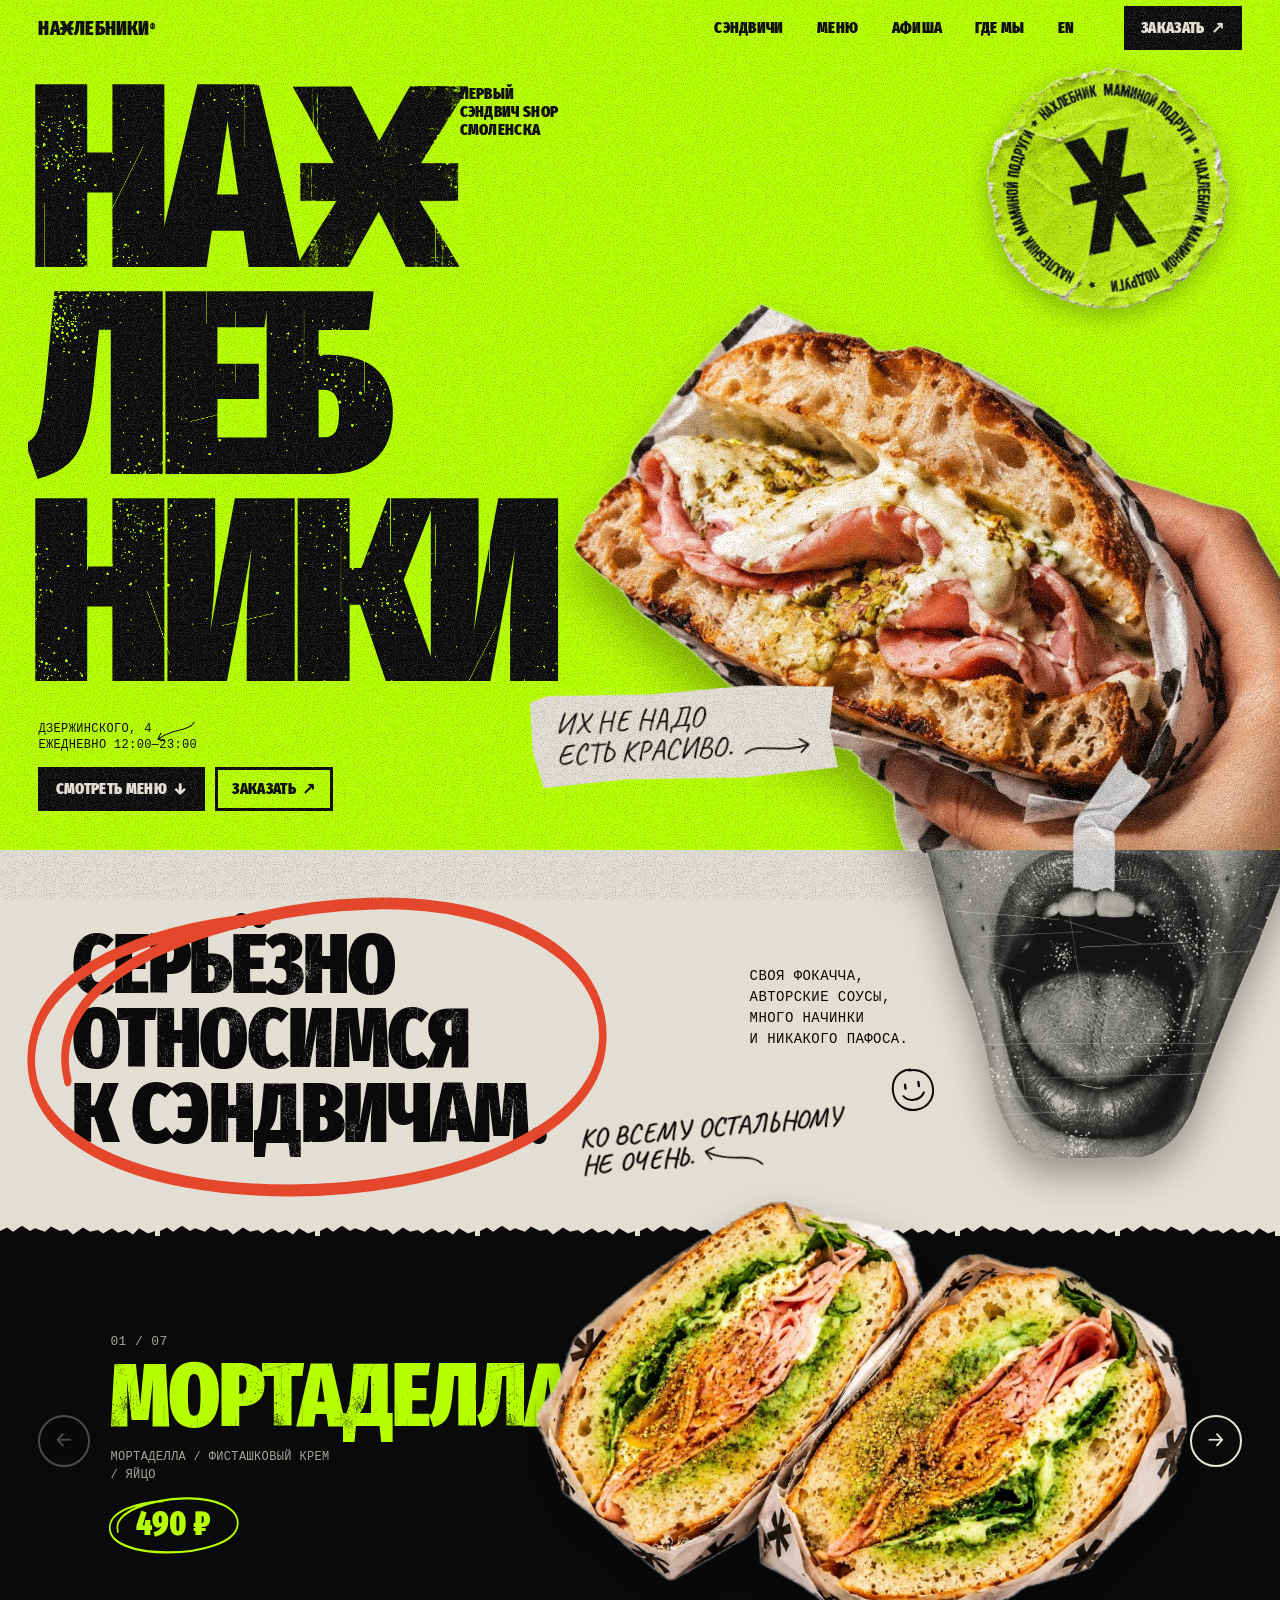
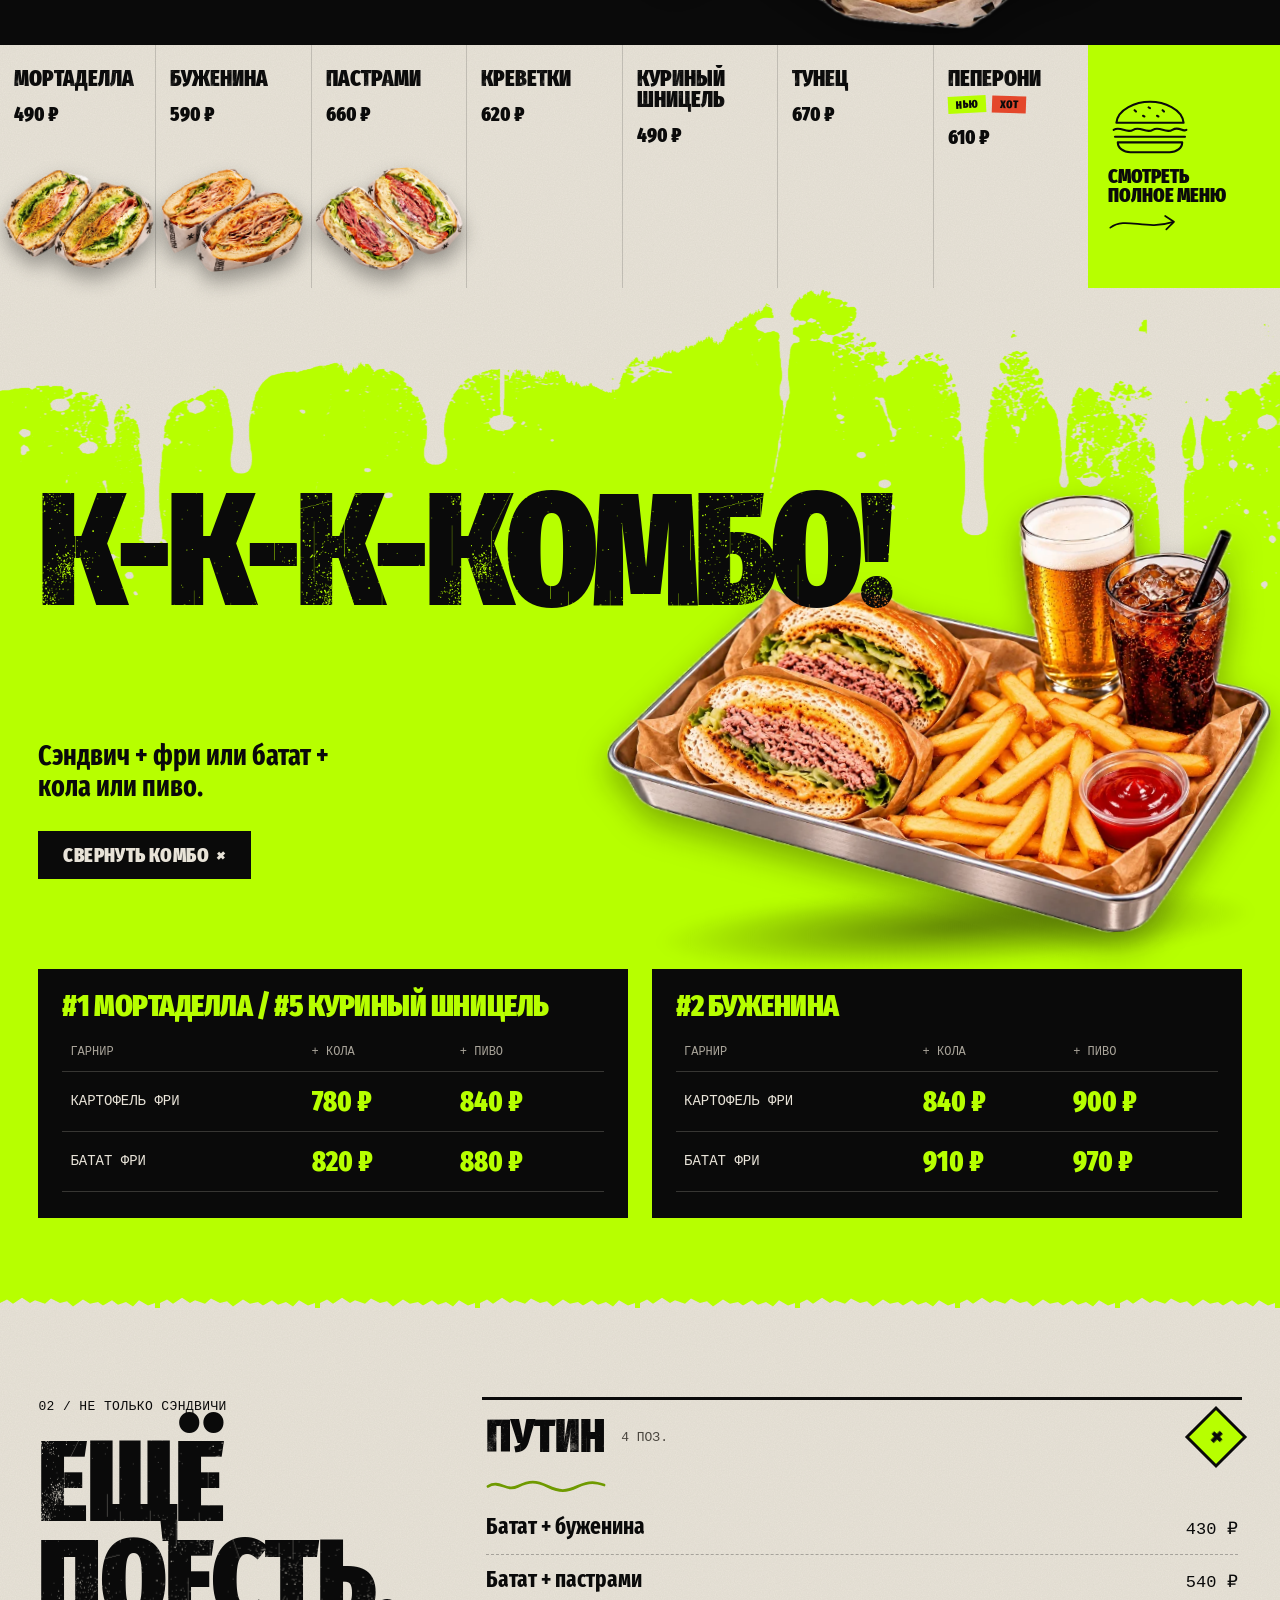
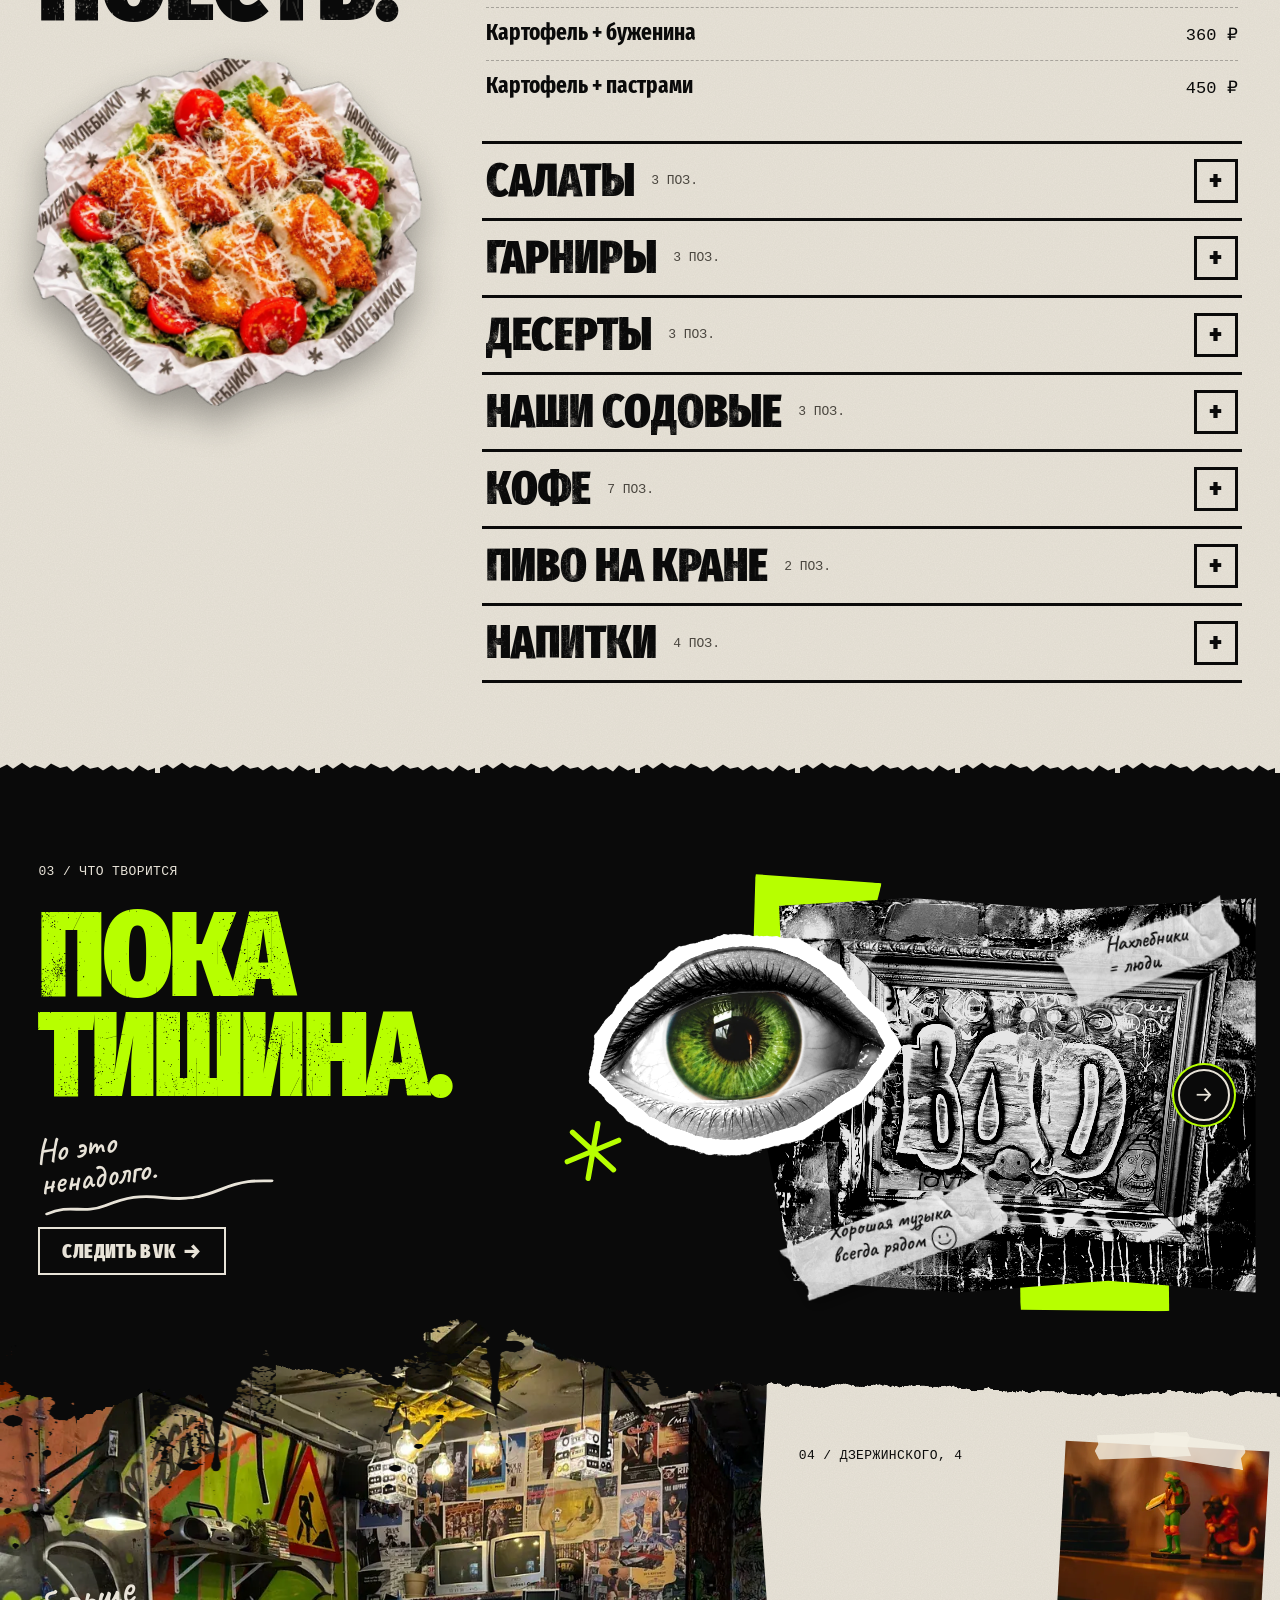
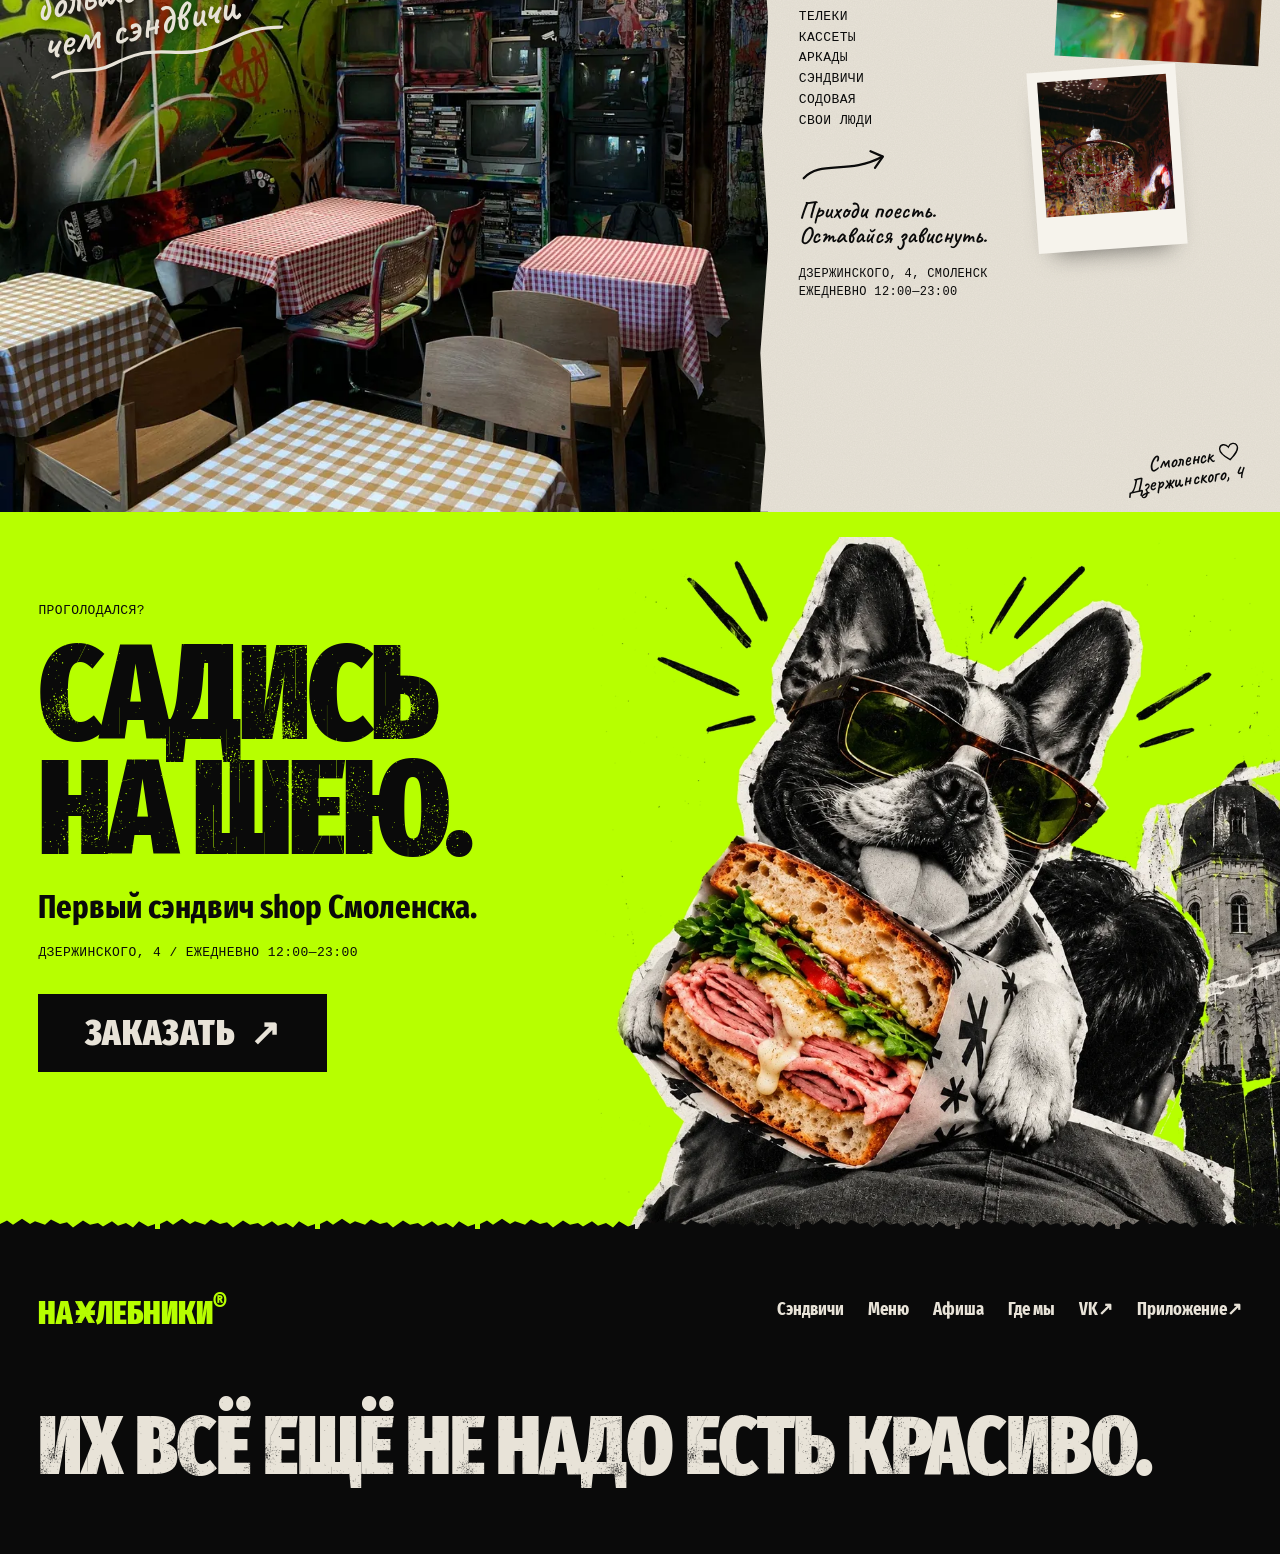
<file: index.html>
<!doctype html>
<html lang="ru">
<head>
  <meta charset="utf-8">
  <meta name="viewport" content="width=device-width, initial-scale=1">
  <title>Нахлебники — первый сэндвич shop Смоленска</title>
  <meta name="description" content="Сэндвичи, фокачча, содовые и место, где можно остаться. Дзержинского, 4, Смоленск. Ежедневно 12:00—23:00.">
  <!-- DEMO: убрать noindex на production -->
  <meta name="robots" content="noindex, nofollow">
  <!-- TODO production: <link rel="canonical" href="https://ДОМЕН/"> после выбора домена -->
  <link rel="alternate" hreflang="ru" href="./">
  <link rel="alternate" hreflang="en" href="en/">
  <meta name="theme-color" content="#B7FF00">

  <meta property="og:type" content="website">
  <meta property="og:locale" content="ru_RU">
  <meta property="og:title" content="Нахлебники — первый сэндвич shop Смоленска">
  <meta property="og:description" content="Сэндвичи, фокачча, содовые и место, где можно остаться. Дзержинского, 4, Смоленск.">
  <!-- TODO production: og:image — согласованная обложка social/og-cover.webp 1200×630, og:url -->

  <link rel="icon" href="assets/favicon.svg" type="image/svg+xml">
  <link rel="preconnect" href="https://fonts.googleapis.com">
  <link rel="preconnect" href="https://fonts.gstatic.com" crossorigin>
  <link rel="stylesheet" href="https://fonts.googleapis.com/css2?family=Caveat:wght@600&family=Fira+Sans+Extra+Condensed:wght@500;700;900&family=PT+Mono&display=swap">
  <link rel="preload" as="image" href="assets/demo/supplied/hero-mortadella-hand.webp">
  <link rel="stylesheet" href="css/style.css?v=99">
  <script>document.documentElement.classList.add('js')</script>
  <script src="js/config.js?v=3" defer></script>
  <script src="js/main.js?v=20" defer></script>
</head>
<body>
  <a class="skip-link" href="#main">К содержанию</a>

  <!-- Рисованные элементы: круги, стрелки, подчёркивания -->
  <svg width="0" height="0" class="sprite" aria-hidden="true" focusable="false">
    <symbol id="i-ring" viewBox="0 0 400 140" preserveAspectRatio="none" fill="none" stroke="currentColor" stroke-linecap="round">
      <path d="M38 86C20 40 140 14 236 12c90-2 158 22 154 58-4 40-108 62-206 62C86 132 12 112 14 76 16 40 92 22 170 18" stroke-width="5"/>
    </symbol>
    <symbol id="i-arrow" viewBox="0 0 120 40" fill="none" stroke="currentColor" stroke-linecap="round" stroke-linejoin="round">
      <path d="M4 28C30 8 64 34 112 18" stroke-width="3"/><path d="M98 8l15 10-13 13" stroke-width="3"/>
    </symbol>
    <symbol id="i-arrow-down" viewBox="0 0 40 90" fill="none" stroke="currentColor" stroke-linecap="round" stroke-linejoin="round">
      <path d="M22 4C8 30 32 52 18 84" stroke-width="3"/><path d="M6 70l12 15 14-12" stroke-width="3"/>
    </symbol>
    <symbol id="i-squiggle" viewBox="0 0 200 20" preserveAspectRatio="none" fill="none" stroke="currentColor" stroke-linecap="round">
      <path d="M3 12c20-10 30 8 50 0s30-8 50 0 30 8 50 0 30-6 44-2" stroke-width="4"/>
    </symbol>
    <symbol id="i-smile" viewBox="0 0 60 60" fill="none" stroke="currentColor" stroke-linecap="round">
      <path d="M30 4C14 3 4 15 5 31c1 15 13 25 27 24 15-1 24-13 23-27C54 14 43 4 28 5" stroke-width="2.5"/><path d="M21 22v5M38 21v5" stroke-width="3"/><path d="M17 36c5 8 20 9 26-1" stroke-width="2.5"/>
    </symbol>
    <symbol id="i-burger" viewBox="0 0 120 80" fill="none" stroke="currentColor" stroke-linecap="round" stroke-linejoin="round">
      <path d="M12 34C14 14 40 4 60 4s46 10 48 30z" stroke-width="3"/><path d="M38 16l2 2M58 12l2 1M78 16l2 2M50 24l2 1M70 24l2 1" stroke-width="3"/>
      <path d="M8 44c10-6 18 6 28 0s18 6 28 0 18 6 28 0 14 4 20 0" stroke-width="3"/><path d="M10 54h100" stroke-width="3"/>
      <path d="M14 62h92c0 8-8 14-18 14H32c-10 0-18-6-18-14z" stroke-width="3"/>
    </symbol>
    <symbol id="i-heart" viewBox="0 0 40 36" fill="none" stroke="currentColor" stroke-linecap="round">
      <path d="M20 33C8 24 2 17 4 10c2-7 11-8 16 0 4-8 14-7 16 0 2 8-6 15-16 23z" stroke-width="2.5"/>
    </symbol>
  </svg>

  <header class="site-header" id="site-header">
    <div class="site-header__inner">
      <a class="wordmark" href="#top" aria-label="Нахлебники — наверх">НА<span class="glyph-x" aria-hidden="true"></span>ЛЕБНИКИ<sup>®</sup></a>
      <nav class="nav" id="site-nav" aria-label="Основная навигация">
        <ul class="nav__list">
          <li><a href="#sandwiches">СЭНДВИЧИ</a></li>
          <li><a href="#menu">МЕНЮ</a></li>
          <li><a href="#afisha">АФИША</a></li>
          <li><a href="#place">ГДЕ МЫ</a></li>
          <li><a href="en/" lang="en" hreflang="en">EN</a></li>
        </ul>
      </nav>
      <a class="btn btn--black btn--sm" data-order href="https://play.google.com/store/apps/details?id=com.rubeacon.nahlebniky" target="_blank" rel="noopener" aria-label="Заказать в приложении для Android, Google Play, откроется в новой вкладке">ЗАКАЗАТЬ <span aria-hidden="true">↗</span></a>
      <button class="nav-toggle" type="button" aria-expanded="false" aria-controls="site-nav">
        <span class="nav-toggle__label">МЕНЮ</span>
        <span class="nav-toggle__icon" aria-hidden="true"></span>
      </button>
    </div>
  </header>

  <main id="main">
    <!-- 1. HERO -->
    <section class="hero sec sec--lime" id="top" aria-labelledby="hero-title">
      <div class="hero__grid">
        <p class="hero__eyebrow" data-bind="brand.tagline">ПЕРВЫЙ СЭНДВИЧ SHOP СМОЛЕНСКА</p>
        <h1 class="hero__title worn" id="hero-title">
          <span class="visually-hidden">Нахлебники — первый сэндвич shop Смоленска</span>
          <span class="hero__word" aria-hidden="true">НА<span class="glyph-x" aria-hidden="true"></span></span>
          <span class="hero__word" aria-hidden="true">ЛЕБ</span>
          <span class="hero__word" aria-hidden="true">НИКИ</span>
        </h1>

        <figure class="hero__photo demo-photo">
          <img class="cutout" src="assets/demo/supplied/hero-mortadella-hand.webp" width="1200" height="990" fetchpriority="high"
               alt="Рука держит сэндвич на фокачче с мортаделлой, сливочным соусом и фисташками в фирменной бумаге">
        </figure>

        <img class="hero__zh sticker-spin" src="assets/brand/sticker-zh.webp" width="640" height="633" alt="">

        <p class="hero__sticker paper-scrap" aria-hidden="true">ИХ НЕ НАДО<br>ЕСТЬ КРАСИВО.<svg class="hero__sticker-arrow"><use href="#i-arrow"/></svg></p>

        <div class="hero__meta mono">
          <p data-bind="brand.addressShort">Дзержинского, 4</p>
          <p data-bind="brand.hours">Ежедневно 12:00—23:00</p>
          <svg class="hero__meta-arrow" aria-hidden="true"><use href="#i-arrow"/></svg>
        </div>

        <div class="hero__ctas">
          <a class="btn btn--black btn--sm" href="#sandwiches">СМОТРЕТЬ МЕНЮ <span aria-hidden="true">↓</span></a>
          <a class="btn btn--outline btn--sm" data-order href="https://play.google.com/store/apps/details?id=com.rubeacon.nahlebniky" target="_blank" rel="noopener" aria-label="Заказать в приложении для Android, Google Play, откроется в новой вкладке">ЗАКАЗАТЬ <span aria-hidden="true">↗</span></a>
        </div>
      </div>
    </section>

    <!-- 2. MANIFESTO -->
    <section class="manifesto sec sec--paper sec--torn" id="manifesto" aria-labelledby="manifesto-title">
      <div class="manifesto__grid">
        <h2 class="manifesto__title display" id="manifesto-title">
          <span class="ringed"><span class="worn">СЕРЬЁЗНО<br>ОТНОСИМСЯ<br>К&nbsp;СЭНДВИЧАМ.</span><svg class="ring" aria-hidden="true" preserveAspectRatio="none"><use href="#i-ring"/></svg></span>
        </h2>
        <div class="manifesto__body mono">
          <p>Своя фокачча,<br>авторские соусы,<br>много начинки<br>и&nbsp;никакого пафоса.</p>
          <svg class="manifesto__smile" aria-hidden="true"><use href="#i-smile"/></svg>
        </div>
        <p class="manifesto__note hand">Ко всему остальному<br>не очень.<svg aria-hidden="true"><use href="#i-arrow"/></svg></p>
        <figure class="manifesto__found">
          <img src="assets/demo/supplied/mouth-print.webp" width="860" height="720" loading="lazy" alt="">
        </figure>
      </div>
    </section>

    <!-- 3. СЭНДВИЧИ -->
    <section class="sandwiches sec sec--black sec--torn" id="sandwiches" aria-labelledby="sandwiches-title">
      <h2 class="visually-hidden" id="sandwiches-title">Сэндвичи — главные герои</h2>
      <button class="rail-btn rail-btn--prev" type="button" data-rail="prev" aria-controls="rail" aria-label="Предыдущий сэндвич">←</button>
      <button class="rail-btn rail-btn--next" type="button" data-rail="next" aria-controls="rail" aria-label="Следующий сэндвич">→</button>
      <p class="visually-hidden" aria-live="polite">Сэндвич <span data-rail-current>1</span> из <span data-rail-total>7</span></p>
      <div class="rail" id="rail" tabindex="0" role="region" aria-roledescription="карусель" aria-label="Сэндвичи. Листать стрелками влево и вправо, Home и End — первый и последний">
        <ol class="rail__track" data-render="sandwiches">
          <li class="state-msg mono">Загружаем сэндвичи…</li>
        </ol>
      </div>
    </section>

    <!-- полоса ценников -->
    <nav class="strip sec sec--paper" aria-label="Все сэндвичи и цены">
      <ol class="strip__list" data-render="strip"></ol>
      <a class="strip__more" href="#menu"><svg class="strip__burger" aria-hidden="true"><use href="#i-burger"/></svg><span>СМОТРЕТЬ<br>ПОЛНОЕ МЕНЮ</span> <svg class="strip__arrow" aria-hidden="true"><use href="#i-arrow"/></svg></a>
    </nav>

    <!-- 4. КОМБО -->
    <section class="combo sec sec--lime sec--drip sec--prev-paper" id="combo" aria-labelledby="combo-title">
      <div class="combo__grid">
        <div class="combo__text">
          <h2 class="combo__title display" id="combo-title"><span class="worn" data-bind="combo.title">К-К-К-КОМБО!</span></h2>
          <p class="combo__body" data-bind="combo.description">Сэндвич + фри или батат + кола или пиво.</p>
          <button class="btn btn--black combo__toggle" type="button" aria-expanded="false" aria-controls="combo-prices">
            <span data-label>СМОТРЕТЬ КОМБО</span> <span class="combo__toggle-icon" aria-hidden="true">+</span>
          </button>
        </div>
        <figure class="combo__photo">
          <img class="cutout" src="assets/demo/cutouts/combo-4.webp" width="1100" height="724" loading="lazy"
               alt="Поднос: сэндвич, картофель фри, соус, бокал пива и кола со льдом">
        </figure>
        <div class="combo__prices" id="combo-prices" data-render="combo" hidden></div>
      </div>
    </section>

    <!-- 5. МЕНЮ -->
    <section class="menu sec sec--paper sec--torn" id="menu" aria-labelledby="menu-title">
      <div class="menu__grid">
        <div class="menu__aside">
          <p class="eyebrow mono">02 / НЕ ТОЛЬКО СЭНДВИЧИ</p>
          <h2 class="menu__title display" id="menu-title"><span class="worn">ЕЩЁ<br>ПОЕСТЬ.</span></h2>
          <figure class="menu__photo menu__photo--salad">
            <img class="cutout" src="assets/demo/cutouts/salad-schnitzel.webp" width="900" height="822" loading="lazy"
                 alt="Салат со шницелем, черри, каперсами и пармезаном на фирменной бумаге">
          </figure>
        </div>
        <div class="menu__list" data-render="menu">
          <p class="state-msg mono">Загружаем меню…</p>
        </div>
      </div>
    </section>

    <!-- 6. АФИША -->
    <section class="afisha sec sec--black sec--torn" id="afisha" aria-labelledby="afisha-title">
      <p class="eyebrow mono">03 / ЧТО ТВОРИТСЯ</p>
      <h2 class="visually-hidden" id="afisha-title">Афиша: не только жевать</h2>
      <div class="afisha__feed" data-render="afisha" aria-live="polite" aria-busy="true">
        <div class="afisha-loading" role="status">
          <span class="visually-hidden">Загружаем афишу</span>
          <span class="skel"></span><span class="skel skel--short"></span><span class="skel"></span>
        </div>
      </div>
    </section>

    <!-- 7. МЕСТО -->
    <section class="place sec sec--paper sec--drip sec--prev-black" id="place" aria-labelledby="place-title">
      <figure class="place__main demo-photo">
        <img src="assets/demo/review-photos/place-main-lg.webp"
             srcset="assets/demo/review-photos/place-main-sm.webp 640w, assets/demo/review-photos/place-main-lg.webp 960w"
             sizes="(min-width: 768px) 58vw, 100vw" width="960" height="1280" loading="lazy"
             alt="Зал: столы в клетчатых скатертях, стена из старых телевизоров, граффити и плакаты">
        <p class="place__hand hand" aria-hidden="true">больше<br>чем сэндвичи<svg><use href="#i-squiggle"/></svg></p>
      </figure>
      <div class="place__paper">
        <div class="place__text">
          <p class="eyebrow mono">04 / <span data-bind="brand.addressShort">Дзержинского, 4</span></p>
          <h2 class="place__title display" id="place-title"><span class="ringed"><span class="worn">МОЖНО<br>ОСТАТЬСЯ.</span><svg class="ring" aria-hidden="true" preserveAspectRatio="none"><use href="#i-ring"/></svg></span></h2>
          <ul class="place__list mono">
            <li>Телеки</li><li>Кассеты</li><li>Аркады</li><li>Сэндвичи</li><li>Содовая</li><li>Свои люди</li>
          </ul>
          <svg class="place__arrow" aria-hidden="true"><use href="#i-arrow"/></svg>
          <p class="place__caption hand">Приходи поесть.<br>Оставайся зависнуть.</p>
          <address class="place__address mono">
            <span data-bind="brand.address">Дзержинского, 4, Смоленск</span><br>
            <span data-bind="brand.hours">Ежедневно 12:00—23:00</span>
          </address>
        </div>
        <figure class="place__top demo-photo taped">
          <img src="assets/demo/review-photos/place-toys-lg.webp"
               srcset="assets/demo/review-photos/place-toys-sm.webp 400w, assets/demo/review-photos/place-toys-lg.webp 640w"
               sizes="(min-width: 768px) 18vw, 50vw" width="640" height="624" loading="lazy"
               alt="Фигурки черепашки-ниндзя и Сплинтера на полке над телевизором">
        </figure>
        <figure class="place__polaroid demo-photo">
          <img src="assets/demo/review-photos/place-light-sm.webp"
               srcset="assets/demo/review-photos/place-light-sm.webp 400w, assets/demo/review-photos/place-light-lg.webp 640w"
               sizes="(min-width: 768px) 14vw, 44vw" width="400" height="420" loading="lazy"
               alt="Хрустальная люстра на фоне стены с граффити">
        </figure>
        <p class="place__sign hand" aria-hidden="true">Смоленск <svg><use href="#i-heart"/></svg><br>Дзержинского, 4</p>
      </div>
    </section>

    <!-- 8. ФИНАЛЬНЫЙ CTA -->
    <section class="final sec sec--lime sec--torn" id="order" aria-labelledby="final-title">
      <p class="eyebrow mono">ПРОГОЛОДАЛСЯ?</p>
      <h2 class="final__title display" id="final-title"><span class="worn">САДИСЬ<br>НА ШЕЮ.</span></h2>
      <p class="final__body">Первый сэндвич shop Смоленска.</p>
      <p class="final__meta mono"><span data-bind="brand.addressShort">Дзержинского, 4</span> / <span data-bind="brand.hours">Ежедневно 12:00—23:00</span></p>
      <div class="final__ctas">
        <a class="btn btn--black btn--xl" data-order href="https://play.google.com/store/apps/details?id=com.rubeacon.nahlebniky" target="_blank" rel="noopener" aria-label="Заказать в приложении для Android, Google Play, откроется в новой вкладке">ЗАКАЗАТЬ <span aria-hidden="true">↗</span></a>
        <span data-render="route"></span>
      </div>
      <img class="final__visual" src="assets/demo/supplied/final-dog.webp?v=2" width="1000" height="1000" loading="lazy"
           alt="Собака в очках сидит на плечах у человека, рядом сэндвич в фирменной бумаге — коллаж">
    </section>
  </main>

  <footer class="footer sec sec--black sec--torn">
    <div class="footer__top">
      <a class="footer__wordmark" href="#top">НА<span class="visually-hidden">Х</span><span class="glyph-x" aria-hidden="true"></span>ЛЕБНИКИ<sup>®</sup></a>
      <nav aria-label="Ссылки в подвале">
        <ul class="footer__links">
          <li><a href="#sandwiches">Сэндвичи</a></li>
          <li><a href="#menu">Меню</a></li>
          <li><a href="#afisha">Афиша</a></li>
          <li><a href="#place">Где мы</a></li>
          <li><a data-href="links.vk" href="https://vk.ru/nahlebnikishop" target="_blank" rel="noopener">VK <span aria-hidden="true">↗</span><span class="visually-hidden">(откроется в новой вкладке)</span></a></li>
          <li><a data-order href="https://play.google.com/store/apps/details?id=com.rubeacon.nahlebniky" target="_blank" rel="noopener">Приложение <span aria-hidden="true">↗</span><span class="visually-hidden">(Android, Google Play, откроется в новой вкладке)</span></a></li>
        </ul>
      </nav>
    </div>
    <p class="footer__closing display"><span class="worn">ИХ ВСЁ ЕЩЁ НЕ НАДО ЕСТЬ КРАСИВО.</span></p>
  </footer>

  <noscript><p class="noscript mono">Меню и афиша подгружаются скриптом. Полное меню и заказ — в <a href="https://play.google.com/store/apps/details?id=com.rubeacon.nahlebniky">приложении</a> и <a href="https://vk.ru/nahlebnikishop">в VK</a>.</p></noscript>
</body>
</html>
</file>
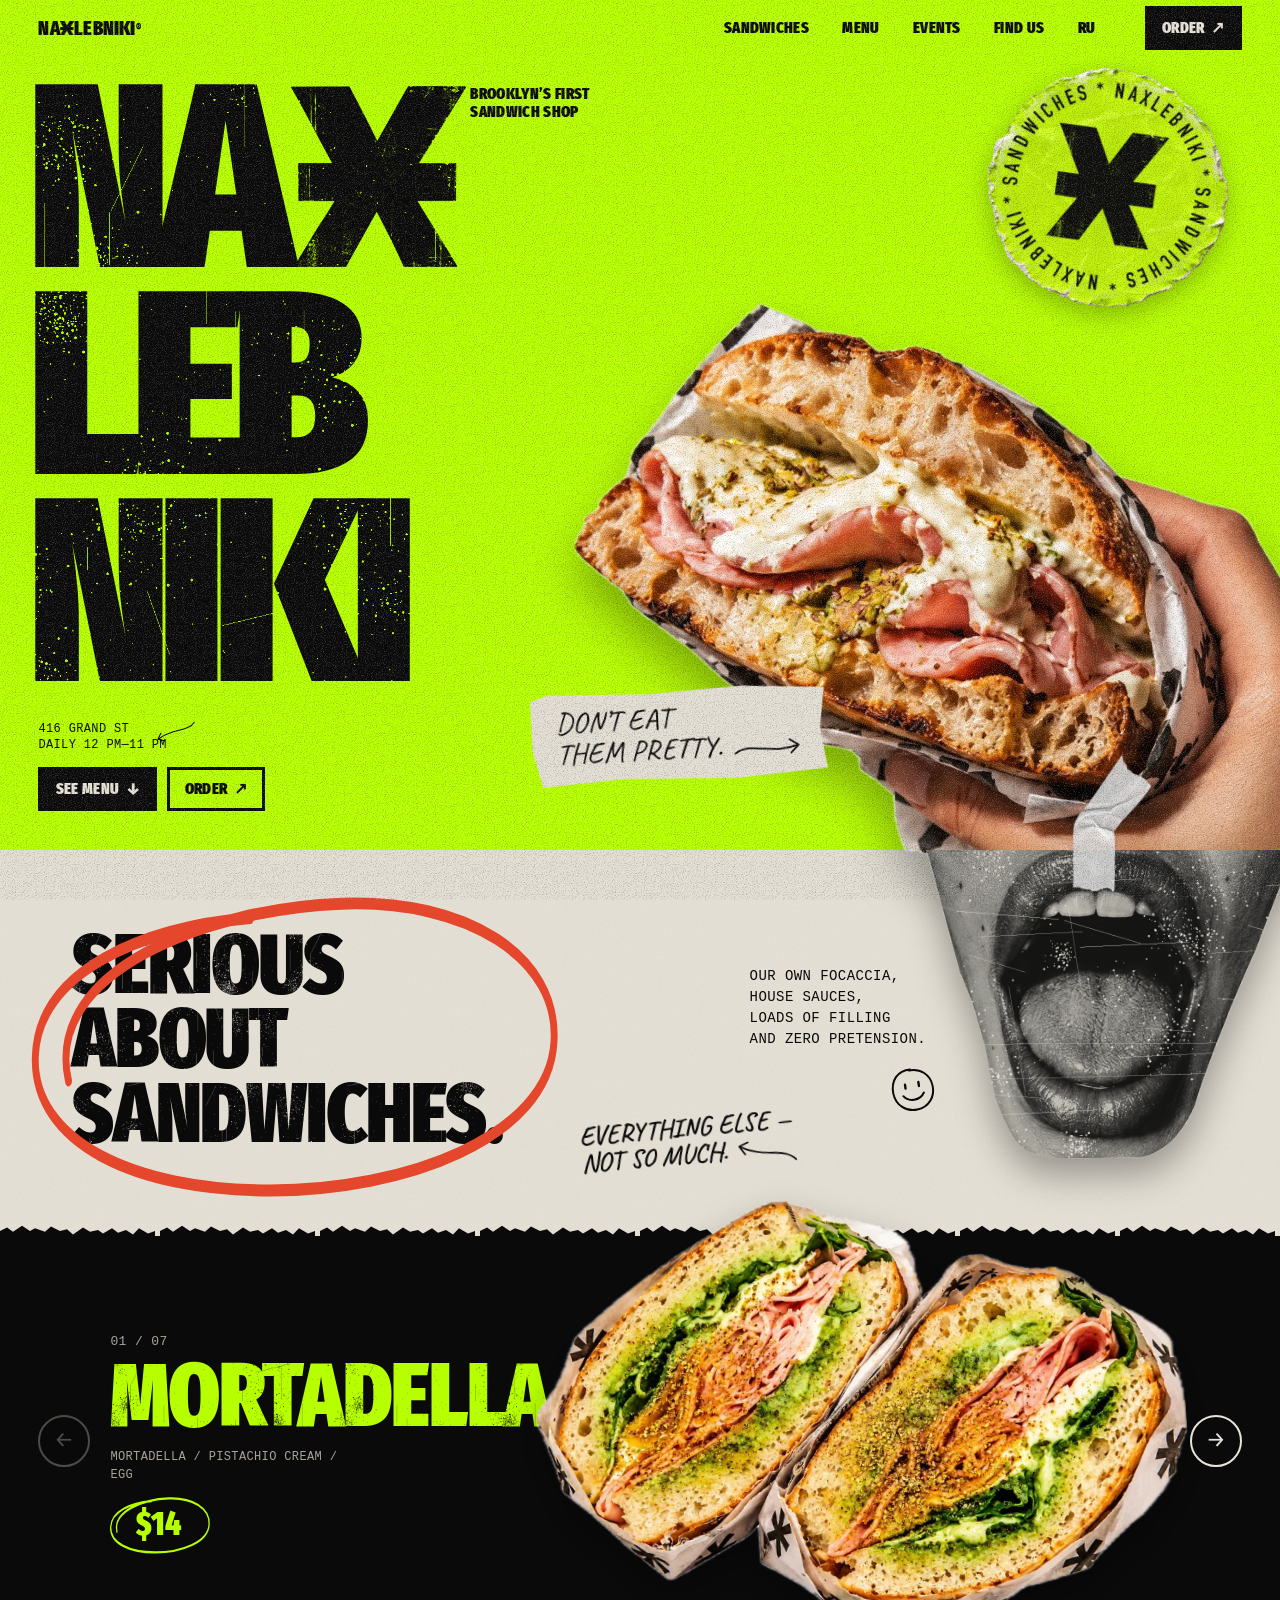
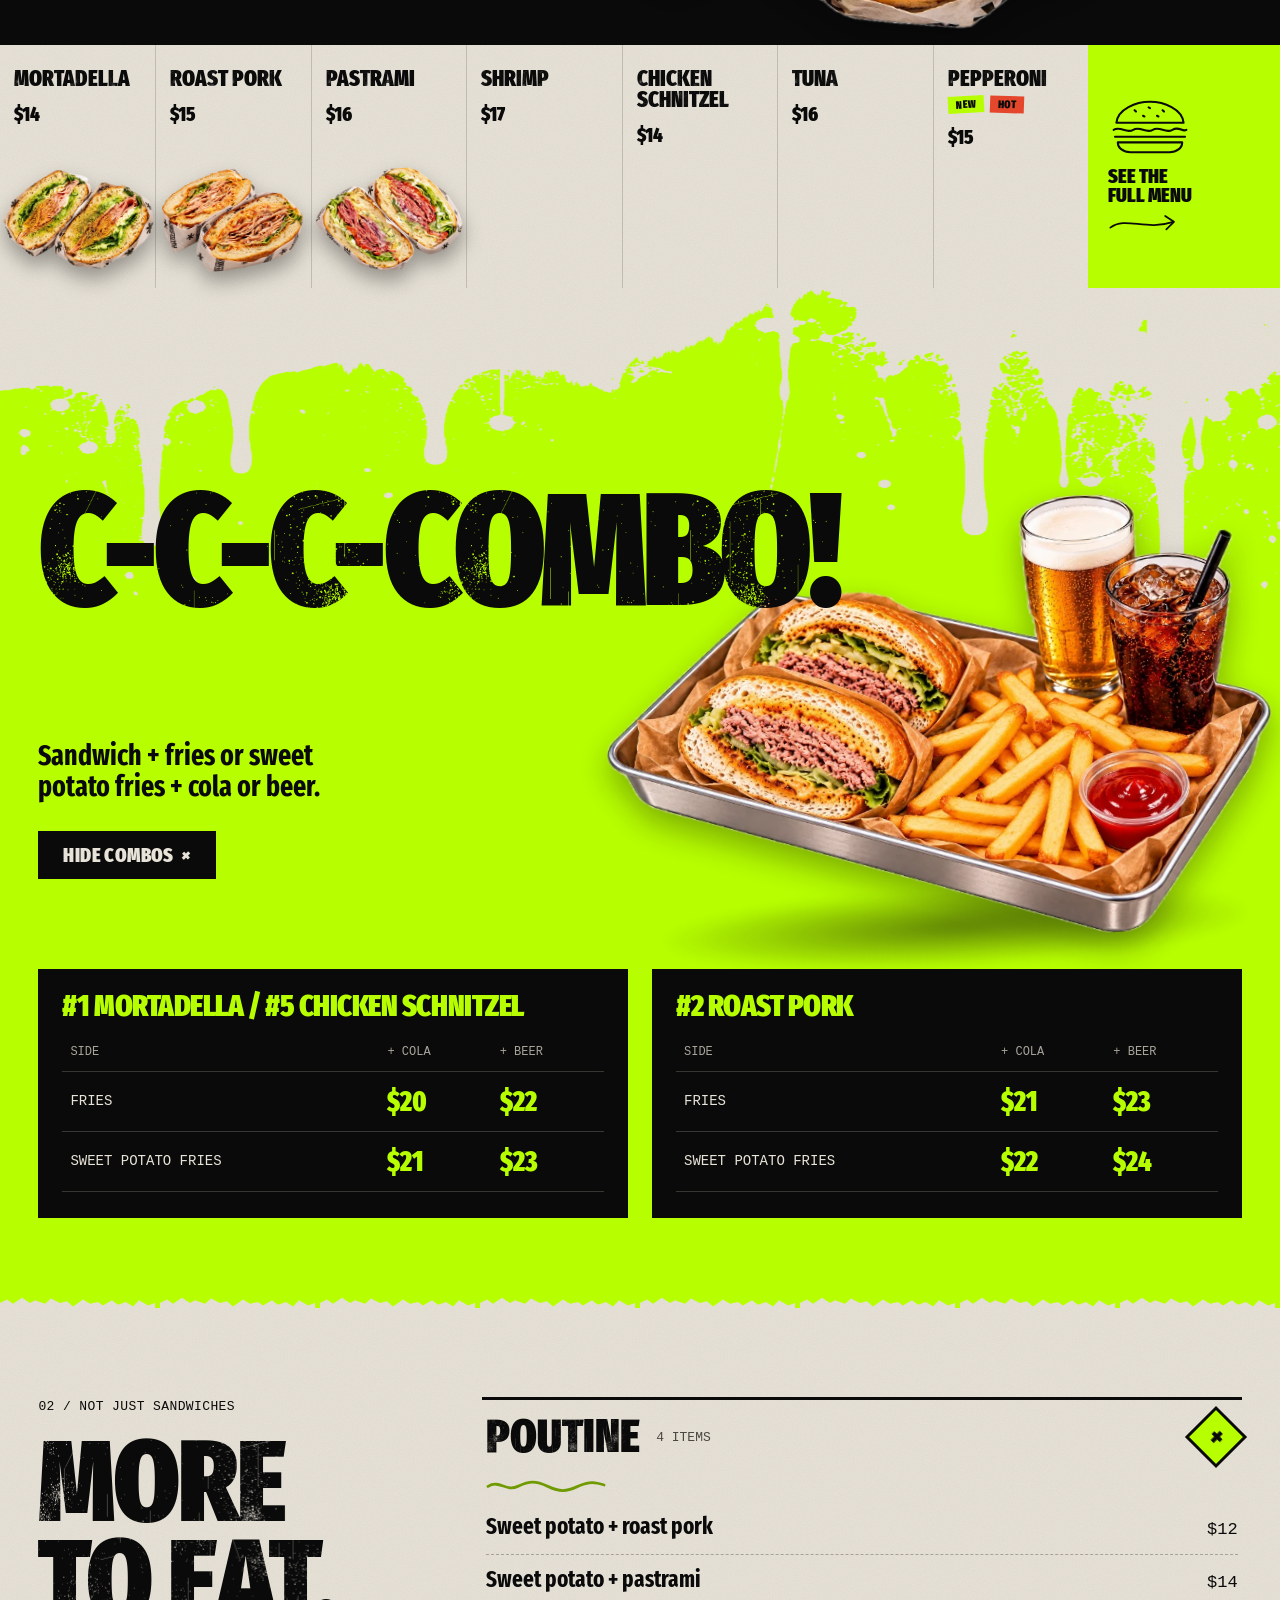
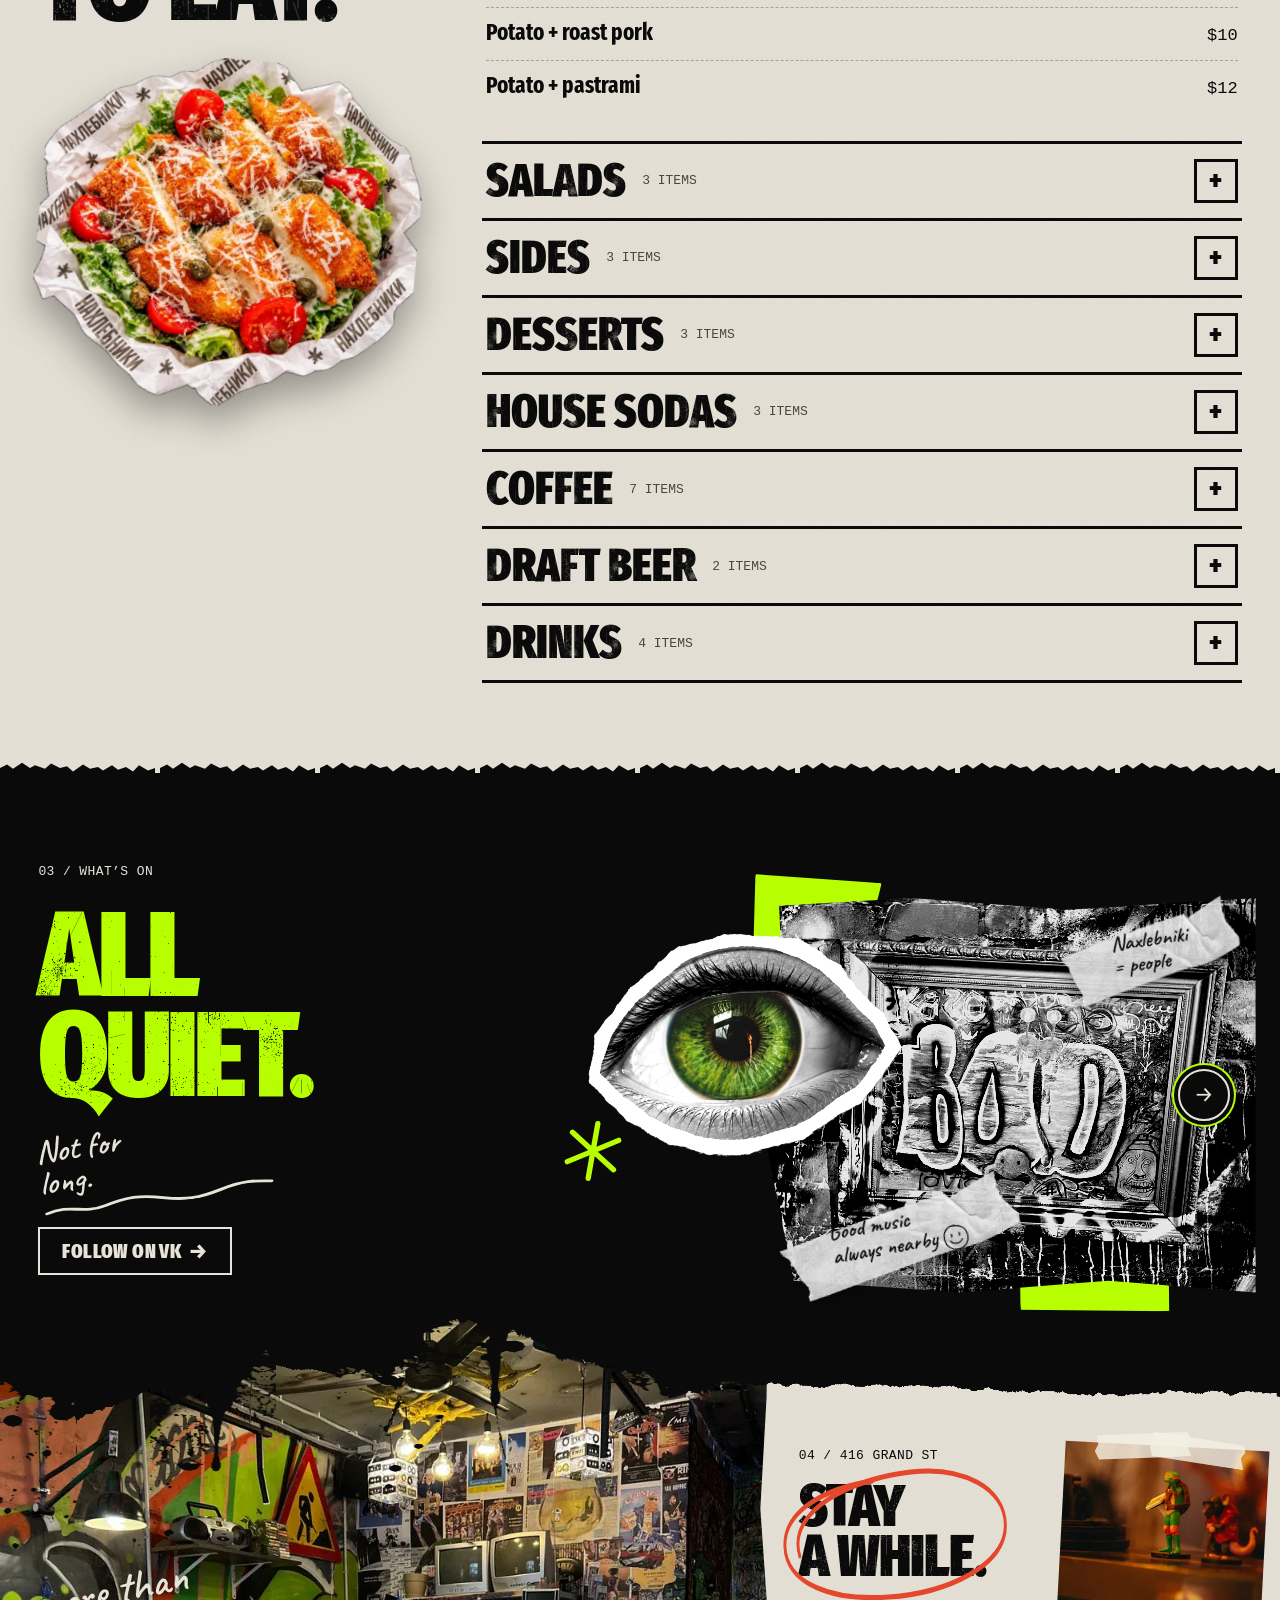
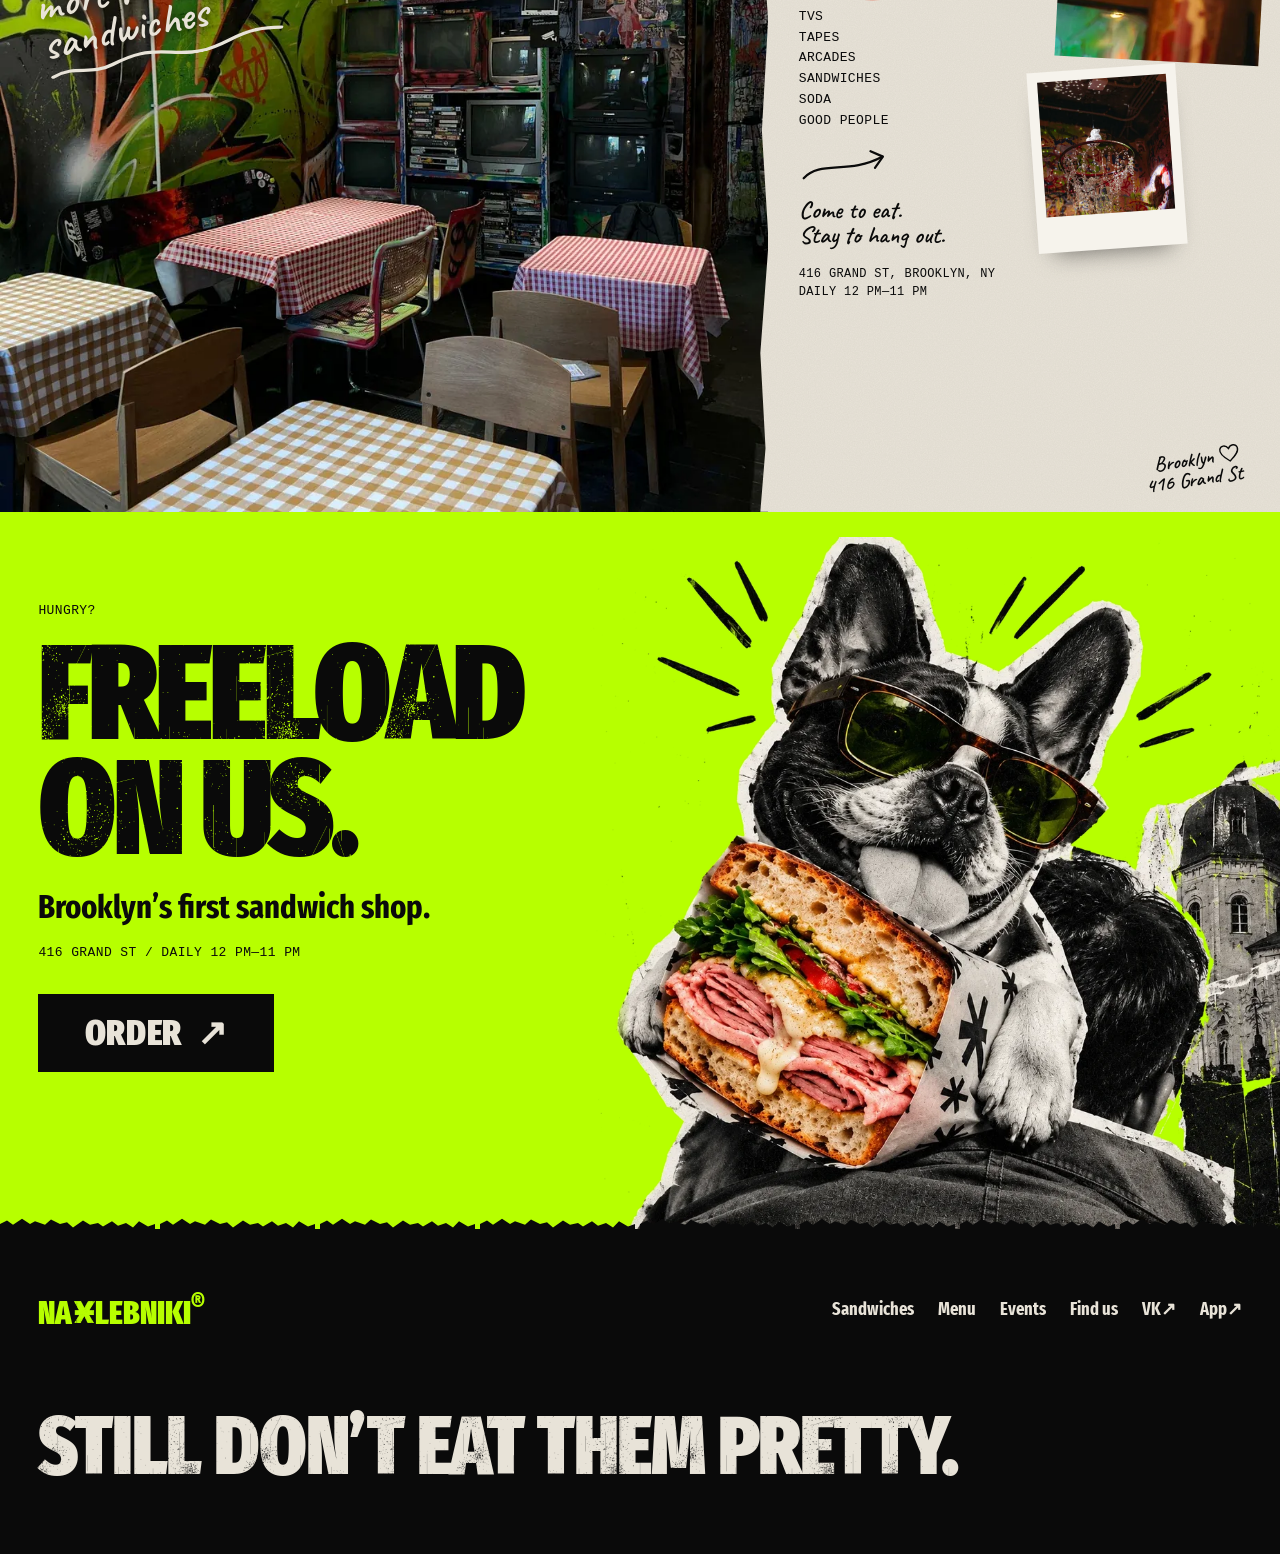
<file: en/index.html>
<!doctype html>
<html lang="en">
<head>
  <meta charset="utf-8">
  <meta name="viewport" content="width=device-width, initial-scale=1">
  <title>Naxlebniki — Brooklyn’s first sandwich shop</title>
  <meta name="description" content="Sandwiches, focaccia, house sodas and a place to stay a while. 416 Grand St, Brooklyn, NY. Daily 12 PM—11 PM.">
  <!-- DEMO: remove noindex in production -->
  <meta name="robots" content="noindex, nofollow">
  <!-- TODO production: <link rel="canonical" href="https://DOMAIN/"> -->
  <link rel="alternate" hreflang="ru" href="../">
  <link rel="alternate" hreflang="en" href="./">
  <meta name="theme-color" content="#B7FF00">

  <meta property="og:type" content="website">
  <meta property="og:locale" content="en_US">
  <meta property="og:title" content="Naxlebniki — Brooklyn’s first sandwich shop">
  <meta property="og:description" content="Sandwiches, focaccia, house sodas and a place to stay a while. 416 Grand St, Brooklyn, NY.">
  <!-- TODO production: og:image 1200×630, og:url -->

  <link rel="icon" href="assets/favicon.svg" type="image/svg+xml">
  <link rel="preconnect" href="https://fonts.googleapis.com">
  <link rel="preconnect" href="https://fonts.gstatic.com" crossorigin>
  <link rel="stylesheet" href="https://fonts.googleapis.com/css2?family=Caveat:wght@600&family=Fira+Sans+Extra+Condensed:wght@500;700;900&family=PT+Mono&display=swap">
  <link rel="preload" as="image" href="assets/demo/supplied/hero-mortadella-hand.webp">
  <link rel="stylesheet" href="css/style.css?v=99">
  <script>document.documentElement.classList.add('js')</script>
  <script src="js/config.js?v=3" defer></script>
  <script src="js/main.js?v=20" defer></script>
</head>
<body>
  <a class="skip-link" href="#main">Skip to content</a>

  <!-- Рисованные элементы: круги, стрелки, подчёркивания -->
  <svg width="0" height="0" class="sprite" aria-hidden="true" focusable="false">
    <symbol id="i-ring" viewBox="0 0 400 140" preserveAspectRatio="none" fill="none" stroke="currentColor" stroke-linecap="round">
      <path d="M38 86C20 40 140 14 236 12c90-2 158 22 154 58-4 40-108 62-206 62C86 132 12 112 14 76 16 40 92 22 170 18" stroke-width="5"/>
    </symbol>
    <symbol id="i-arrow" viewBox="0 0 120 40" fill="none" stroke="currentColor" stroke-linecap="round" stroke-linejoin="round">
      <path d="M4 28C30 8 64 34 112 18" stroke-width="3"/><path d="M98 8l15 10-13 13" stroke-width="3"/>
    </symbol>
    <symbol id="i-arrow-down" viewBox="0 0 40 90" fill="none" stroke="currentColor" stroke-linecap="round" stroke-linejoin="round">
      <path d="M22 4C8 30 32 52 18 84" stroke-width="3"/><path d="M6 70l12 15 14-12" stroke-width="3"/>
    </symbol>
    <symbol id="i-squiggle" viewBox="0 0 200 20" preserveAspectRatio="none" fill="none" stroke="currentColor" stroke-linecap="round">
      <path d="M3 12c20-10 30 8 50 0s30-8 50 0 30 8 50 0 30-6 44-2" stroke-width="4"/>
    </symbol>
    <symbol id="i-smile" viewBox="0 0 60 60" fill="none" stroke="currentColor" stroke-linecap="round">
      <path d="M30 4C14 3 4 15 5 31c1 15 13 25 27 24 15-1 24-13 23-27C54 14 43 4 28 5" stroke-width="2.5"/><path d="M21 22v5M38 21v5" stroke-width="3"/><path d="M17 36c5 8 20 9 26-1" stroke-width="2.5"/>
    </symbol>
    <symbol id="i-burger" viewBox="0 0 120 80" fill="none" stroke="currentColor" stroke-linecap="round" stroke-linejoin="round">
      <path d="M12 34C14 14 40 4 60 4s46 10 48 30z" stroke-width="3"/><path d="M38 16l2 2M58 12l2 1M78 16l2 2M50 24l2 1M70 24l2 1" stroke-width="3"/>
      <path d="M8 44c10-6 18 6 28 0s18 6 28 0 18 6 28 0 14 4 20 0" stroke-width="3"/><path d="M10 54h100" stroke-width="3"/>
      <path d="M14 62h92c0 8-8 14-18 14H32c-10 0-18-6-18-14z" stroke-width="3"/>
    </symbol>
    <symbol id="i-heart" viewBox="0 0 40 36" fill="none" stroke="currentColor" stroke-linecap="round">
      <path d="M20 33C8 24 2 17 4 10c2-7 11-8 16 0 4-8 14-7 16 0 2 8-6 15-16 23z" stroke-width="2.5"/>
    </symbol>
  </svg>

  <header class="site-header" id="site-header">
    <div class="site-header__inner">
      <a class="wordmark" href="#top" aria-label="Naxlebniki — back to top">NA<span class="glyph-x" aria-hidden="true"></span>LEBNIKI<sup>®</sup></a>
      <nav class="nav" id="site-nav" aria-label="Main navigation">
        <ul class="nav__list">
          <li><a href="#sandwiches">SANDWICHES</a></li>
          <li><a href="#menu">MENU</a></li>
          <li><a href="#afisha">EVENTS</a></li>
          <li><a href="#place">FIND US</a></li>
          <li><a href="../" lang="ru" hreflang="ru">RU</a></li>
        </ul>
      </nav>
      <a class="btn btn--black btn--sm" data-order href="https://play.google.com/store/apps/details?id=com.rubeacon.nahlebniky" target="_blank" rel="noopener" aria-label="Order in the Android app on Google Play, opens in a new tab">ORDER <span aria-hidden="true">↗</span></a>
      <button class="nav-toggle" type="button" aria-expanded="false" aria-controls="site-nav">
        <span class="nav-toggle__label">MENU</span>
        <span class="nav-toggle__icon" aria-hidden="true"></span>
      </button>
    </div>
  </header>

  <main id="main">
    <!-- 1. HERO -->
    <section class="hero sec sec--lime" id="top" aria-labelledby="hero-title">
      <div class="hero__grid">
        <p class="hero__eyebrow" data-bind="brand.tagline">BROOKLYN’S FIRST SANDWICH SHOP</p>
        <h1 class="hero__title worn" id="hero-title">
          <span class="visually-hidden">Naxlebniki — Brooklyn’s first sandwich shop</span>
          <span class="hero__word" aria-hidden="true">NA<span class="glyph-x" aria-hidden="true"></span></span>
          <span class="hero__word" aria-hidden="true">LEB</span>
          <span class="hero__word" aria-hidden="true">NIKI</span>
        </h1>

        <figure class="hero__photo demo-photo">
          <img class="cutout" src="assets/demo/supplied/hero-mortadella-hand.webp" width="1200" height="990" fetchpriority="high"
               alt="A hand holding a focaccia sandwich with mortadella, cream sauce and pistachios in branded paper">
        </figure>

        <img class="hero__zh sticker-spin" src="assets/brand/sticker-x-en.webp?v=2" width="640" height="630" alt="">

        <p class="hero__sticker paper-scrap" aria-hidden="true">DON’T EAT<br>THEM PRETTY.<svg class="hero__sticker-arrow"><use href="#i-arrow"/></svg></p>

        <div class="hero__meta mono">
          <p data-bind="brand.addressShort">416 Grand St</p>
          <p data-bind="brand.hours">Daily 12 PM—11 PM</p>
          <svg class="hero__meta-arrow" aria-hidden="true"><use href="#i-arrow"/></svg>
        </div>

        <div class="hero__ctas">
          <a class="btn btn--black btn--sm" href="#sandwiches">SEE MENU <span aria-hidden="true">↓</span></a>
          <a class="btn btn--outline btn--sm" data-order href="https://play.google.com/store/apps/details?id=com.rubeacon.nahlebniky" target="_blank" rel="noopener" aria-label="Order in the Android app on Google Play, opens in a new tab">ORDER <span aria-hidden="true">↗</span></a>
        </div>
      </div>
    </section>

    <!-- 2. MANIFESTO -->
    <section class="manifesto sec sec--paper sec--torn" id="manifesto" aria-labelledby="manifesto-title">
      <div class="manifesto__grid">
        <h2 class="manifesto__title display" id="manifesto-title">
          <span class="ringed"><span class="worn">SERIOUS<br>ABOUT<br>SANDWICHES.</span><svg class="ring" aria-hidden="true" preserveAspectRatio="none"><use href="#i-ring"/></svg></span>
        </h2>
        <div class="manifesto__body mono">
          <p>Our own focaccia,<br>house sauces,<br>loads of filling<br>and&nbsp;zero pretension.</p>
          <svg class="manifesto__smile" aria-hidden="true"><use href="#i-smile"/></svg>
        </div>
        <p class="manifesto__note hand">Everything else —<br>not so much.<svg aria-hidden="true"><use href="#i-arrow"/></svg></p>
        <figure class="manifesto__found">
          <img src="assets/demo/supplied/mouth-print.webp" width="860" height="720" loading="lazy" alt="">
        </figure>
      </div>
    </section>

    <!-- 3. СЭНДВИЧИ -->
    <section class="sandwiches sec sec--black sec--torn" id="sandwiches" aria-labelledby="sandwiches-title">
      <h2 class="visually-hidden" id="sandwiches-title">Sandwiches — the main characters</h2>
      <button class="rail-btn rail-btn--prev" type="button" data-rail="prev" aria-controls="rail" aria-label="Previous sandwich">←</button>
      <button class="rail-btn rail-btn--next" type="button" data-rail="next" aria-controls="rail" aria-label="Next sandwich">→</button>
      <p class="visually-hidden" aria-live="polite">Sandwich <span data-rail-current>1</span> of <span data-rail-total>7</span></p>
      <div class="rail" id="rail" tabindex="0" role="region" aria-roledescription="carousel" aria-label="Sandwiches. Use left and right arrows to browse, Home and End for first and last">
        <ol class="rail__track" data-render="sandwiches">
          <li class="state-msg mono">Loading sandwiches…</li>
        </ol>
      </div>
    </section>

    <!-- полоса ценников -->
    <nav class="strip sec sec--paper" aria-label="All sandwiches and prices">
      <ol class="strip__list" data-render="strip"></ol>
      <a class="strip__more" href="#menu"><svg class="strip__burger" aria-hidden="true"><use href="#i-burger"/></svg><span>SEE THE<br>FULL MENU</span> <svg class="strip__arrow" aria-hidden="true"><use href="#i-arrow"/></svg></a>
    </nav>

    <!-- 4. КОМБО -->
    <section class="combo sec sec--lime sec--drip sec--prev-paper" id="combo" aria-labelledby="combo-title">
      <div class="combo__grid">
        <div class="combo__text">
          <h2 class="combo__title display" id="combo-title"><span class="worn" data-bind="combo.title">C-C-C-COMBO!</span></h2>
          <p class="combo__body" data-bind="combo.description">Sandwich + fries or sweet potato fries + cola or beer.</p>
          <button class="btn btn--black combo__toggle" type="button" aria-expanded="false" aria-controls="combo-prices">
            <span data-label>SEE COMBOS</span> <span class="combo__toggle-icon" aria-hidden="true">+</span>
          </button>
        </div>
        <figure class="combo__photo">
          <img class="cutout" src="assets/demo/cutouts/combo-4.webp" width="1100" height="724" loading="lazy"
               alt="A tray with a sandwich, fries, dip, a glass of beer and iced cola">
        </figure>
        <div class="combo__prices" id="combo-prices" data-render="combo" hidden></div>
      </div>
    </section>

    <!-- 5. МЕНЮ -->
    <section class="menu sec sec--paper sec--torn" id="menu" aria-labelledby="menu-title">
      <div class="menu__grid">
        <div class="menu__aside">
          <p class="eyebrow mono">02 / NOT JUST SANDWICHES</p>
          <h2 class="menu__title display" id="menu-title"><span class="worn">MORE<br>TO EAT.</span></h2>
          <figure class="menu__photo menu__photo--salad">
            <img class="cutout" src="assets/demo/cutouts/salad-schnitzel.webp" width="900" height="822" loading="lazy"
                 alt="Schnitzel salad with cherry tomatoes, capers and parmesan on branded paper">
          </figure>
        </div>
        <div class="menu__list" data-render="menu">
          <p class="state-msg mono">Loading the menu…</p>
        </div>
      </div>
    </section>

    <!-- 6. АФИША -->
    <section class="afisha sec sec--black sec--torn" id="afisha" aria-labelledby="afisha-title">
      <p class="eyebrow mono">03 / WHAT’S ON</p>
      <h2 class="visually-hidden" id="afisha-title">Events: not just chewing</h2>
      <div class="afisha__feed" data-render="afisha" aria-live="polite" aria-busy="true">
        <div class="afisha-loading" role="status">
          <span class="visually-hidden">Loading events</span>
          <span class="skel"></span><span class="skel skel--short"></span><span class="skel"></span>
        </div>
      </div>
    </section>

    <!-- 7. МЕСТО -->
    <section class="place sec sec--paper sec--drip sec--prev-black" id="place" aria-labelledby="place-title">
      <figure class="place__main demo-photo">
        <img src="assets/demo/review-photos/place-main-lg.webp"
             srcset="assets/demo/review-photos/place-main-sm.webp 640w, assets/demo/review-photos/place-main-lg.webp 960w"
             sizes="(min-width: 768px) 58vw, 100vw" width="960" height="1280" loading="lazy"
             alt="The room: checkered tablecloths, a wall of old TVs, graffiti and posters">
        <p class="place__hand hand" aria-hidden="true">more than<br>sandwiches<svg><use href="#i-squiggle"/></svg></p>
      </figure>
      <div class="place__paper">
        <div class="place__text">
          <p class="eyebrow mono">04 / <span data-bind="brand.addressShort">416 Grand St</span></p>
          <h2 class="place__title display" id="place-title"><span class="ringed"><span class="worn">STAY<br>A WHILE.</span><svg class="ring" aria-hidden="true" preserveAspectRatio="none"><use href="#i-ring"/></svg></span></h2>
          <ul class="place__list mono">
            <li>TVs</li><li>Tapes</li><li>Arcades</li><li>Sandwiches</li><li>Soda</li><li>Good people</li>
          </ul>
          <svg class="place__arrow" aria-hidden="true"><use href="#i-arrow"/></svg>
          <p class="place__caption hand">Come to eat.<br>Stay to hang out.</p>
          <address class="place__address mono">
            <span data-bind="brand.address">416 Grand St, Brooklyn, NY</span><br>
            <span data-bind="brand.hours">Daily 12 PM—11 PM</span>
          </address>
        </div>
        <figure class="place__top demo-photo taped">
          <img src="assets/demo/review-photos/place-toys-lg.webp"
               srcset="assets/demo/review-photos/place-toys-sm.webp 400w, assets/demo/review-photos/place-toys-lg.webp 640w"
               sizes="(min-width: 768px) 18vw, 50vw" width="640" height="624" loading="lazy"
               alt="Ninja Turtle and Splinter figurines on a shelf above a TV">
        </figure>
        <figure class="place__polaroid demo-photo">
          <img src="assets/demo/review-photos/place-light-sm.webp"
               srcset="assets/demo/review-photos/place-light-sm.webp 400w, assets/demo/review-photos/place-light-lg.webp 640w"
               sizes="(min-width: 768px) 14vw, 44vw" width="400" height="420" loading="lazy"
               alt="A crystal chandelier against a graffiti wall">
        </figure>
        <p class="place__sign hand" aria-hidden="true">Brooklyn <svg><use href="#i-heart"/></svg><br>416 Grand St</p>
      </div>
    </section>

    <!-- 8. ФИНАЛЬНЫЙ CTA -->
    <section class="final sec sec--lime sec--torn" id="order" aria-labelledby="final-title">
      <p class="eyebrow mono">HUNGRY?</p>
      <h2 class="final__title display" id="final-title"><span class="worn">FREELOAD<br>ON US.</span></h2>
      <p class="final__body">Brooklyn’s first sandwich shop.</p>
      <p class="final__meta mono"><span data-bind="brand.addressShort">416 Grand St</span> / <span data-bind="brand.hours">Daily 12 PM—11 PM</span></p>
      <div class="final__ctas">
        <a class="btn btn--black btn--xl" data-order href="https://play.google.com/store/apps/details?id=com.rubeacon.nahlebniky" target="_blank" rel="noopener" aria-label="Order in the Android app on Google Play, opens in a new tab">ORDER <span aria-hidden="true">↗</span></a>
        <span data-render="route"></span>
      </div>
      <img class="final__visual" src="assets/demo/supplied/final-dog.webp?v=2" width="1000" height="1000" loading="lazy"
           alt="Collage: a dog in sunglasses riding on someone’s shoulders, with a sandwich in branded paper">
    </section>
  </main>

  <footer class="footer sec sec--black sec--torn">
    <div class="footer__top">
      <a class="footer__wordmark" href="#top">NA<span class="visually-hidden">X</span><span class="glyph-x" aria-hidden="true"></span>LEBNIKI<sup>®</sup></a>
      <nav aria-label="Footer links">
        <ul class="footer__links">
          <li><a href="#sandwiches">Sandwiches</a></li>
          <li><a href="#menu">Menu</a></li>
          <li><a href="#afisha">Events</a></li>
          <li><a href="#place">Find us</a></li>
          <li><a data-href="links.vk" href="https://vk.ru/nahlebnikishop" target="_blank" rel="noopener">VK <span aria-hidden="true">↗</span><span class="visually-hidden">(opens in a new tab)</span></a></li>
          <li><a data-order href="https://play.google.com/store/apps/details?id=com.rubeacon.nahlebniky" target="_blank" rel="noopener">App <span aria-hidden="true">↗</span><span class="visually-hidden">(Android, Google Play, opens in a new tab)</span></a></li>
        </ul>
      </nav>
    </div>
    <p class="footer__closing display"><span class="worn">STILL DON’T EAT THEM PRETTY.</span></p>
  </footer>

  <noscript><p class="noscript mono">The menu and events load with JavaScript. The full menu and ordering are in the <a href="https://play.google.com/store/apps/details?id=com.rubeacon.nahlebniky">app</a> and <a href="https://vk.ru/nahlebnikishop">on VK</a>.</p></noscript>
</body>
</html>
</file>
<file: css/style.css>
/* НАХЛЕБНИКИ — demo
   STREET BRUTALISM × FOOD × ACID LIME
   Source of truth: style-references/PRIMARY_STYLE_REFERENCE.png */

:root {
  /* TODO production: точный лайм из brand/brand-colors.json */
  --lime: #B7FF00;
  --black: #0A0A0A;
  --paper: #E8E3D8;
  --paper-2: #D9D2C3;
  --red: #E4472B;
  --tape: rgba(244, 240, 228, 0.8);
  --muted-on-paper: #4A463F;
  --muted-on-black: #A9A49A;

  --f-display: "Fira Sans Extra Condensed", "Arial Narrow", sans-serif;
  --f-mono: "PT Mono", ui-monospace, "Courier New", monospace;
  --f-hand: "Caveat", "Comic Sans MS", cursive;

  --gutter: clamp(16px, 3vw, 44px);
  --header-h: 56px;
  --edge: 14px;

  --paper-noise: url("data:image/svg+xml;utf8,<svg xmlns='http://www.w3.org/2000/svg' width='220' height='220'><filter id='n'><feTurbulence type='fractalNoise' baseFrequency='.85' numOctaves='3' stitchTiles='stitch'/><feColorMatrix values='0 0 0 0 .25  0 0 0 0 .22  0 0 0 0 .18  0 0 0 .1 0'/></filter><rect width='100%' height='100%' filter='url(%23n)'/></svg>");
  --grain: url("data:image/svg+xml;utf8,<svg xmlns='http://www.w3.org/2000/svg' width='200' height='200'><filter id='g' color-interpolation-filters='sRGB'><feTurbulence type='fractalNoise' baseFrequency='.9' numOctaves='3' stitchTiles='stitch'/><feColorMatrix type='saturate' values='0'/><feComponentTransfer><feFuncA type='linear' slope='0' intercept='1'/></feComponentTransfer></filter><rect width='100%' height='100%' filter='url(%23g)'/></svg>");
  --torn: url("data:image/svg+xml;utf8,<svg xmlns='http://www.w3.org/2000/svg' viewBox='0 0 160 16' preserveAspectRatio='none'><path d='M0 16V9l7-4 6 5 9-7 8 6 5-3 10 4 6-6 9 5 7-2 6 6 10-8 7 5 8-2 5 4 9-6 6 5 8-3 7 5 6-7 9 6 7-3v16z'/></svg>");
  --torn-down: url("data:image/svg+xml;utf8,<svg xmlns='http://www.w3.org/2000/svg' viewBox='0 0 160 16' preserveAspectRatio='none'><path d='M0 0v7l6 5 8-6 7 4 9-5 6 6 10-3 7 5 8-6 6 4 9-3 7 6 10-7 6 5 9-2 7 5 6-4 9 5 7-6 8 4 7-3v-14z'/></svg>");
}

*, *::before, *::after { box-sizing: border-box; }

html {
  scroll-behavior: smooth;
  scroll-padding-top: calc(var(--header-h) + 12px);
  -webkit-text-size-adjust: 100%;
  overflow-x: clip;
}

body {
  margin: 0;
  background: var(--black);
  color: var(--black);
  font-family: var(--f-display);
  font-size: 1.125rem;
  line-height: 1.4;
  overflow-x: clip;
}

img { display: block; max-width: 100%; height: auto; }

/* зерно поверх всего сайта: печатная фактура, не перехватывает клики */
body::after {
  content: ""; position: fixed; inset: 0; z-index: 90; pointer-events: none;
  background: var(--grain) 0 0 / 200px 200px;
  mix-blend-mode: hard-light; opacity: .4;
}

/* фирменная «Х» (assets/brand/letter-x.webp) — маска, цвет берётся из текста */
.glyph-x {
  display: inline-block; width: 0.67em; height: 0.69em; margin: 0 0.02em 0 0.03em;
  vertical-align: baseline; background-color: currentColor;
  -webkit-mask: url("../assets/brand/letter-x.webp") center / contain no-repeat;
          mask: url("../assets/brand/letter-x.webp") center / contain no-repeat;
}

/* потёртая печать — та же фактура, что у фирменной «Х» */
.worn {
  -webkit-mask-image: url("../assets/brand/print-wear.webp");
          mask-image: url("../assets/brand/print-wear.webp");
  -webkit-mask-size: 2.6em auto; mask-size: 2.6em auto;
}
/* внутри заголовка: запас, чтобы маска не срезала Ё, Й и хвосты Д/Щ */
span.worn { display: inline-block; padding: .22em .08em; margin: -.22em -.08em; vertical-align: top; }
.acc__name.worn { padding: .22em .04em; margin: -.22em -.04em; vertical-align: baseline; }
a { color: inherit; }
ul, ol { margin: 0; padding: 0; list-style: none; }
p, h1, h2, h3, figure { margin: 0; }
button { font: inherit; color: inherit; }
address { font-style: normal; }
.sprite { position: absolute; }

.visually-hidden {
  position: absolute !important; width: 1px; height: 1px; padding: 0; margin: -1px;
  overflow: hidden; clip: rect(0 0 0 0); white-space: nowrap; border: 0;
}

.skip-link {
  position: absolute; left: 8px; top: -60px; z-index: 100;
  background: var(--black); color: var(--lime); padding: 12px 16px;
  font-family: var(--f-mono); text-decoration: none;
}
.skip-link:focus { top: 8px; }

:focus-visible {
  outline: 3px solid var(--black);
  outline-offset: 3px;
  box-shadow: 0 0 0 6px var(--lime);
}
.sec--black :focus-visible, .site-header.is-stuck :focus-visible, .footer :focus-visible {
  outline-color: var(--lime);
  box-shadow: 0 0 0 6px var(--black);
}

/* ---------- typography ---------- */

.display {
  font-family: var(--f-display);
  font-weight: 900;
  text-transform: uppercase;
  line-height: 0.86;
  letter-spacing: -0.015em;
}
.mono { font-family: var(--f-mono); font-size: 0.8125rem; line-height: 1.5; letter-spacing: 0.03em; }
.hand { font-family: var(--f-hand); font-weight: 600; }
.eyebrow { text-transform: uppercase; margin-bottom: 1rem; }

/* ---------- sections ---------- */

.sec {
  position: relative;
  background-color: var(--bg, var(--paper));
  color: var(--fg, var(--black));
  padding: clamp(56px, 7vw, 112px) var(--gutter);
}
.sec--paper { --bg: var(--paper); --fg: var(--black); background-image: var(--paper-noise); }
.sec--black { --bg: var(--black); --fg: var(--paper); }
.sec--lime  { --bg: var(--lime);  --fg: var(--black); }

.sec--torn::before {
  content: "";
  position: absolute; left: 0; right: 0; top: calc(var(--edge) * -1 + 1px);
  height: var(--edge);
  background-color: var(--bg);
  -webkit-mask: var(--torn) 0 0 / 160px 100% repeat-x;
          mask: var(--torn) 0 0 / 160px 100% repeat-x;
  pointer-events: none;
  z-index: 2;
}
.sec--paper.sec--torn::before { background-image: var(--paper-noise); }

/* Переход «потёк краски» (по референсу brand-supplied/paint-drips-reference.webp):
   цвет предыдущего блока стекает в текущий, позади контента. */
.sec--drip {
  --drip-h: clamp(150px, 26vw, 380px);
  isolation: isolate;
  padding-top: calc(var(--drip-h) * 0.42 + 24px);
}
.sec--drip::before {
  content: "";
  position: absolute; left: 0; right: 0; top: -1px;
  height: var(--drip-h);
  background-color: var(--prev, var(--black));
  -webkit-mask: url("../assets/brand/paint-drips.png?v=1") 0 0 / 100% 100% no-repeat;
          mask: url("../assets/brand/paint-drips.png?v=1") 0 0 / 100% 100% no-repeat;
  pointer-events: none;
  z-index: -1;
}
.sec--drip.sec--prev-paper::before { background-image: var(--paper-noise); }
.sec--prev-lime  { --prev: var(--lime); }
.sec--prev-paper { --prev: var(--paper); }
.sec--prev-black { --prev: var(--black); }
.sec--drip:nth-of-type(odd)::before { transform: scaleX(-1); }
/* «Можно остаться»: фото и бумага непрозрачные, поэтому краска поверх них */
/* «Можно остаться»: большое фото заходит под чёрную краску афиши */
.place.sec--drip {
  --drip-h: clamp(140px, 20vw, 300px);
  padding-top: 0;
  grid-template-columns: minmax(0, 60fr) minmax(0, 40fr);
  min-height: clamp(680px, 62vw, 1080px);
}
.place.sec--drip::before {
  z-index: 4;
  -webkit-mask-image: url("../assets/brand/paint-drips-lite.png?v=3"); mask-image: url("../assets/brand/paint-drips-lite.png?v=3");
}
.place.sec--drip .place__hand { z-index: 5; top: 30%; }
.place.sec--drip .place__paper { padding-top: calc(var(--drip-h) * 0.5); }

/* ---------- buttons ---------- */

.btn {
  display: inline-flex; align-items: center; justify-content: center; gap: 0.4em;
  min-height: 48px; padding: 0.55em 1.1em;
  font-family: var(--f-display); font-weight: 900; font-size: 1.25rem; letter-spacing: 0.02em;
  text-transform: uppercase; text-decoration: none; line-height: 1;
  border: 3px solid var(--black); border-radius: 0; cursor: pointer;
  transition: transform .15s ease, box-shadow .15s ease;
}
.btn--black { background: var(--black); color: var(--paper); }
.btn--paper { background: var(--paper); color: var(--black); }
.btn--outline { background: transparent; color: var(--black); }
.btn--sm { min-height: 44px; font-size: 1rem; padding: 0.45em 0.9em; }
.btn--xl { font-size: clamp(1.5rem, 3vw, 2.25rem); min-height: 64px; padding: 0.5em 1.2em; }
.btn:hover { transform: translate(-2px, -2px); box-shadow: 4px 4px 0 var(--black); }
.sec--black .btn--black, .site-header.is-stuck .btn--black { border-color: var(--lime); color: var(--lime); }
.btn[aria-disabled="true"] {
  border-style: dashed; color: var(--muted-on-paper); background: transparent; cursor: not-allowed;
  font-family: var(--f-mono); font-weight: 400; font-size: 0.875rem; text-transform: none;
}
.btn[aria-disabled="true"]:hover { transform: none; box-shadow: none; }

/* ---------- demo / placeholders ---------- */

.demo-photo { position: relative; }
.demo-tag {
  position: absolute; left: 10px; bottom: 10px; z-index: 3;
  background: var(--black); color: var(--lime);
  font-family: var(--f-mono); font-size: 0.625rem; letter-spacing: 0.06em; text-transform: uppercase;
  padding: 3px 6px; transform: rotate(-2deg); white-space: nowrap;
}
.placeholder { font-family: var(--f-mono); font-size: 0.6875rem; letter-spacing: 0.02em; color: var(--muted-on-black); }
.state-msg { padding: 2rem 0; }

/* вырезанная еда: тень как у наклеенного объекта */
.cutout { filter: drop-shadow(0 18px 18px rgba(0,0,0,.35)); }

/* ---------- paper details ---------- */

.taped::before, .taped::after {
  content: ""; position: absolute; z-index: 4;
  width: 96px; height: 26px; background: var(--tape);
  clip-path: polygon(3% 0, 97% 6%, 100% 30%, 96% 55%, 100% 100%, 4% 94%, 0 60%, 4% 35%);
}
.taped::before { top: -12px; left: 14%; transform: rotate(-6deg); }
.taped::after  { top: -10px; right: 12%; transform: rotate(5deg); }

.paper-scrap {
  background: var(--paper) var(--paper-noise);
  color: var(--black);
  clip-path: polygon(0 6%, 6% 0, 40% 4%, 72% 0, 100% 6%, 98% 50%, 100% 94%, 70% 100%, 30% 95%, 3% 100%, 0 60%);
}

.sticker-wobble { transition: transform .3s ease; }
.sticker-wobble:hover { transform: rotate(-2deg) scale(1.03); }

/* ---------- header ---------- */

.site-header {
  position: sticky; top: 0; z-index: 50;
  background: var(--lime); color: var(--black);
  transition: background-color .2s ease, color .2s ease;
}
.site-header.is-stuck { background: var(--black); color: var(--paper); }
.site-header__inner {
  display: flex; align-items: center; gap: 1rem;
  min-height: var(--header-h); padding: 6px var(--gutter);
}
.wordmark {
  font-weight: 900; font-size: 1.25rem; text-decoration: none; letter-spacing: 0.01em; margin-right: auto;
  min-height: 44px; display: inline-flex; align-items: center;
}
.wordmark sup { font-size: 0.5em; }
.nav__list { display: flex; gap: clamp(12px, 2.6vw, 44px); }
.nav__list a {
  display: inline-flex; align-items: center; min-height: 44px;
  font-weight: 900; font-size: 1rem; text-decoration: none; letter-spacing: 0.02em;
}
.nav__list a:hover { text-decoration: underline; text-decoration-thickness: 3px; text-underline-offset: 5px; }
.site-header .btn--black { margin-left: clamp(12px, 2.6vw, 44px); }
.nav-toggle { display: none; }

/* ---------- 1. hero ---------- */

.hero {
  padding-top: 4px; padding-bottom: clamp(28px, 3vw, 48px);
  z-index: 4; /* фото перекрывает следующий блок */
  min-height: min(calc(100vh - var(--header-h)), 62vw);
  display: flex; flex-direction: column;
}
.hero__grid {
  position: relative; flex: 1; display: flex; flex-direction: column;
  --hero-fs: clamp(6rem, min(20.5vw, 31vh), 24rem);
}
/* размер — как у пунктов меню; верх строки — по верху букв «НАХ» */
.hero__eyebrow {
  position: absolute; left: 35%; z-index: 4; max-width: 13ch;
  top: calc(var(--hero-fs) * 0.094 + 0.045em);
  font-weight: 900; font-size: 1rem; line-height: 1.1; text-transform: uppercase; letter-spacing: 0.02em;
}
.hero__title {
  position: relative; z-index: 1;
  font-weight: 900; text-transform: uppercase;
  font-size: var(--hero-fs); line-height: 0.79; letter-spacing: -0.045em;
  margin: 0.06em 0 0 -0.04em;
}
.hero__word { display: block; }
.hero__photo {
  position: absolute; z-index: 2;
  right: calc(var(--gutter) * -1 - 1vw); bottom: -4vw;
  width: 55vw; height: auto;
  transform: rotate(-4deg);
  transform-origin: 70% 80%;
}
.hero__photo img { width: 100%; height: auto; filter: drop-shadow(0 26px 24px rgba(0,0,0,.35)); }
.hero__photo .demo-tag { left: 12%; top: 14%; bottom: auto; }
.hero__zh {
  position: absolute; z-index: 3;
  width: clamp(140px, 19vw, 290px); height: auto;
  right: 1vw; top: 1%;
  transform: rotate(8deg);
  filter: drop-shadow(0 8px 12px rgba(0,0,0,.28));
}
.hero__sticker {
  position: absolute; z-index: 3;
  left: 41%; bottom: 4%;
  font-family: var(--f-hand); font-size: clamp(1.5rem, 2.3vw, 2.25rem); line-height: 1.05;
  padding: 14px 24px 16px; transform: rotate(-3deg);
}
.hero__sticker-arrow { display: inline-block; vertical-align: middle; width: 70px; height: 24px; margin-left: 10px; }
.hero__meta { margin-top: auto; padding-top: 1rem; text-transform: uppercase; font-size: 0.75rem; line-height: 1.35; position: relative; z-index: 3; }
.hero__meta-arrow { position: absolute; left: 16ch; top: 1.1rem; width: 44px; height: 20px; transform: rotate(160deg); }
.hero__ctas { display: flex; flex-wrap: wrap; align-items: center; gap: 10px; margin-top: 14px; position: relative; z-index: 3; }

/* ---------- 2. manifesto ---------- */

/* без своего z-index: карточка со ртом ложится поверх фото из hero и ленты сэндвичей */
.manifesto { padding-top: clamp(56px, 5.5vw, 88px); padding-bottom: clamp(56px, 6vw, 96px); z-index: auto; }
.manifesto__grid {
  display: grid; grid-template-columns: repeat(12, 1fr); column-gap: 16px;
  align-items: center; position: relative;
}
.manifesto__title { grid-column: 1 / 9; grid-row: 1 / 3; font-size: clamp(3.25rem, 6.6vw, 8rem); line-height: 0.88; padding-left: 0.4em; }
.ringed { position: relative; display: inline-block; }
.ring {
  position: absolute; left: -9%; top: -16%; width: 120%; height: 136%;
  color: var(--red); pointer-events: none; overflow: visible;
}
.manifesto__title .ring { left: -13%; top: -24%; width: 128%; height: 150%; }
.place__title .ring { left: -12%; top: -20%; width: 126%; height: 142%; transform: rotate(-4deg); }
.manifesto__body { grid-column: 8 / 10; grid-row: 1 / 3; text-transform: uppercase; font-size: 0.875rem; line-height: 1.5; position: relative; }
.manifesto__body p + p { margin-top: 1em; }
.manifesto__smile { display: block; width: 48px; height: 48px; margin: 16px 0 0 auto; transform: rotate(-8deg); }
.manifesto__note {
  position: absolute; left: 45%; bottom: -4%; z-index: 3;
  font-size: clamp(1.5rem, 2.1vw, 2.125rem); line-height: 1; text-transform: uppercase;
  transform: rotate(-5deg);
}
.manifesto__note svg { display: inline-block; vertical-align: middle; width: 64px; height: 22px; margin-left: 8px; transform: scaleX(-1) rotate(-12deg); }
.manifesto__found {
  position: relative; z-index: 6;
  grid-column: 10 / 13; grid-row: 1 / 3; justify-self: end; align-self: start;
  /* верх рта — ровно в стык с краем hero */
  width: 128%; margin: calc(clamp(56px, 5.5vw, 88px) * -1) calc(var(--gutter) * -1.4) 0 0;
}
.manifesto__found img { width: 100%; filter: drop-shadow(0 16px 18px rgba(0,0,0,.35)); }
/* скотч сверху */
.manifesto__found::before {
  content: ""; position: absolute; z-index: 2; left: 38%; top: -30%;
  width: 24%; aspect-ratio: 251 / 381;
  background: url("../assets/brand/tape-bent.webp?v=1") center / contain no-repeat;
  transform: rotate(-6deg);
  filter: drop-shadow(0 3px 4px rgba(0,0,0,.18));
}

/* ---------- 3. sandwiches band ---------- */

.sandwiches { padding: clamp(28px, 3vw, 44px) 0; z-index: 3; }
.rail { outline-offset: -6px; }
/* слайды лежат стопкой в одной ячейке: старый гаснет, новый проявляется — без пустого кадра */
.rail__track { position: relative; display: grid; }
.slide {
  display: grid; grid-area: 1 / 1; z-index: 3; /* над рваным краем ленты (z 2) */
  opacity: 0; visibility: hidden;
  transition: opacity .35s ease, visibility 0s linear .35s;
  grid-template-columns: minmax(0, 5fr) minmax(0, 7fr); align-items: center;
  min-height: clamp(300px, 26vw, 420px);
  padding: 0 calc(var(--gutter) + 72px);
}
.slide.is-active { opacity: 1; visibility: visible; z-index: 4; transition: opacity .35s ease, visibility 0s; }
html:not(.js) .slide { opacity: 1; visibility: visible; grid-area: auto; }
@media (prefers-reduced-motion: reduce) { .slide, .slide.is-active { transition: none; } }
.slide__text { position: relative; z-index: 2; }
.slide__num { color: var(--muted-on-black); margin-bottom: 0.4rem; }
.slide__name {
  color: var(--lime); font-size: clamp(3rem, 7vw, 7.5rem); line-height: 0.85;
  margin-right: -35%; /* название наезжает на фото */
}
.slide__desc { color: var(--muted-on-black); margin-top: 0.9rem; max-width: 32ch; text-transform: uppercase; font-size: 0.75rem; }
.slide__price {
  position: relative; display: inline-block; margin-top: 1rem; padding: 8px 26px;
  font-weight: 900; font-size: clamp(1.75rem, 2.6vw, 2.5rem); color: var(--lime); line-height: 1;
}
.slide__price .ring { color: var(--lime); left: -4%; top: -14%; width: 108%; height: 128%; }
.labels { display: inline-flex; gap: 6px; vertical-align: middle; }
.label {
  display: inline-block; padding: 3px 8px 2px;
  font-family: var(--f-display); font-weight: 900; font-size: 0.9375rem; line-height: 1.1; letter-spacing: 0.04em;
  transform: rotate(-3deg);
}
.label--new { background: var(--lime); color: var(--black); }
.label--hot { background: var(--red); color: var(--black); transform: rotate(2deg); }
.slide__labels { margin-bottom: 0.6rem; display: flex; gap: 8px; }
.slide__labels .label { font-size: 1.125rem; padding: 4px 12px 3px; }

.slide__photo {
  position: relative; z-index: 3; /* поверх рваного края ленты */ align-self: stretch;
  display: flex; align-items: center; justify-content: center;
  margin: calc(clamp(28px, 3vw, 44px) * -1 - 5vw) 0 calc(clamp(28px, 3vw, 44px) * -1 - 1vw);
}
.slide__photo img { height: 100%; max-height: 40vw; width: auto; object-fit: contain; transform: rotate(-4deg) scale(1.05); }
.slide:nth-child(even) .slide__photo img { transform: rotate(3deg) scale(1.05); }
.slide__photo .demo-tag { left: auto; right: 14%; bottom: 10%; }
.slide__photo .placeholder { position: absolute; right: 10%; top: 12%; background: var(--black); padding: 3px 6px; z-index: 3; }

.rail-btn {
  position: absolute; top: 50%; z-index: 5; transform: translateY(-50%);
  width: 52px; height: 52px; display: grid; place-items: center;
  border: 2px solid var(--paper); border-radius: 50%; background: var(--black); color: var(--paper);
  font-size: 1.375rem; cursor: pointer;
}
.rail-btn--prev { left: var(--gutter); }
.rail-btn--next { right: var(--gutter); }
.rail-btn:hover:not(:disabled) { background: var(--lime); color: var(--black); border-color: var(--lime); }
.rail-btn:disabled { opacity: .3; cursor: default; }

/* ---------- strip of tickets ---------- */

.strip {
  display: grid; grid-template-columns: minmax(0, 1fr) clamp(170px, 15vw, 230px);
  padding: 0; z-index: 4;
}

.strip__list { display: grid; grid-template-columns: repeat(7, minmax(0, 1fr)); }
.strip__item + .strip__item { border-left: 1px solid rgba(10,10,10,.16); }
.ticket {
  display: flex; flex-direction: column; gap: 4px; height: 100%;
  padding: 24px 14px 18px; text-decoration: none; transition: background-color .15s ease;
}
.ticket:hover { background: rgba(183,255,0,.35); }
.ticket__img { order: 4; display: block; height: clamp(96px, 9vw, 150px); margin: auto -18px 0; padding-top: 14px; position: relative; z-index: 1; }
.ticket__img img { width: 100%; height: 100%; object-fit: contain; transform: rotate(-4deg); transition: transform .2s ease; filter: drop-shadow(0 10px 10px rgba(0,0,0,.35)); }
.ticket:hover .ticket__img img { transform: rotate(2deg) scale(1.06); }
.ticket__name { font-weight: 900; font-size: clamp(1.25rem, 1.75vw, 1.875rem); line-height: 0.92; text-transform: uppercase; }
.ticket__price { order: 3; padding-top: 6px; font-weight: 900; font-size: clamp(1.25rem, 1.5vw, 1.625rem); }
.ticket .labels { order: 2; margin-top: 2px; }
.ticket .label { font-size: 0.6875rem; }
.strip__more {
  position: relative; display: flex; flex-direction: column; justify-content: center; gap: 6px;
  background: var(--lime); padding: 22px 20px;
  font-weight: 900; font-size: 1.25rem; line-height: 0.95; text-decoration: none; text-transform: uppercase;
}
.strip__burger { width: 84px; height: 56px; margin-bottom: 6px; }
.strip__arrow { width: 70px; height: 24px; }
.strip__more:hover span { text-decoration: underline; text-decoration-thickness: 3px; }

/* ---------- 4. combo ---------- */

.combo { z-index: 1; }
.combo__grid {
  display: grid; grid-template-columns: repeat(12, 1fr); column-gap: 16px; row-gap: 28px;
  max-width: 1600px; margin: 0 auto; align-items: center;
}
.combo__text { display: contents; }
.combo__title { grid-column: 1 / -1; grid-row: 1; position: relative; z-index: 2; font-size: clamp(4rem, 12.5vw, 14rem); letter-spacing: -0.035em; white-space: nowrap; }
.combo__body { grid-column: 1 / 7; grid-row: 2; align-self: end; font-weight: 700; font-size: clamp(1.375rem, 2.2vw, 2rem); max-width: 22ch; line-height: 1.1; }
.combo__toggle { grid-column: 1 / 7; grid-row: 3; justify-self: start; align-self: start; }
.combo__toggle-icon { display: inline-block; transition: transform .2s ease; }
.combo__toggle[aria-expanded="true"] .combo__toggle-icon { transform: rotate(45deg); }
.combo__photo { grid-column: 7 / 13; grid-row: 1 / 4; justify-self: end; align-self: center; width: 112%; max-width: 760px; margin: 4vw -5% 0 0; transform: rotate(-3deg); position: relative; z-index: 1; }
/* лёгкие тени под стаканами и подносом */
.combo__photo::after {
  content: ""; position: absolute; z-index: -1; pointer-events: none;
  left: 6%; right: 4%; bottom: -6%; height: 18%;
  background: radial-gradient(closest-side, rgba(10,10,10,.5), rgba(10,10,10,0));
  filter: blur(6px);
}
.combo__photo .cutout { filter: drop-shadow(0 14px 16px rgba(10,10,10,.34)); }
.combo__photo .demo-tag { left: 20%; bottom: 6%; }
.combo__prices { grid-column: 1 / -1; grid-row: 4; }
.combo__prices:not([hidden]) {
  display: grid; grid-template-columns: repeat(auto-fit, minmax(min(100%, 380px), 1fr)); gap: 24px;
}
.combo-card { background: var(--black); color: var(--paper); padding: 22px 24px 26px; }
.combo-card h3 { color: var(--lime); font-size: clamp(1.5rem, 2.4vw, 2.25rem); line-height: 0.95; margin-bottom: 14px; }
.combo-card table { width: 100%; border-collapse: collapse; font-family: var(--f-mono); }
.combo-card th, .combo-card td { padding: 10px 8px; text-align: left; border-bottom: 1px solid rgba(232,227,216,.2); }
.combo-card thead th { font-size: 0.75rem; text-transform: uppercase; color: var(--muted-on-black); font-weight: 400; }
.combo-card tbody th { font-weight: 400; text-transform: uppercase; font-size: 0.875rem; }
.combo-card td { font-family: var(--f-display); font-weight: 900; font-size: 1.75rem; color: var(--lime); white-space: nowrap; }

/* ---------- 5. menu accordion ---------- */

.menu__grid {
  display: grid; grid-template-columns: minmax(0, 4fr) minmax(0, 8fr); gap: clamp(32px, 5vw, 80px);
  max-width: 1600px; margin: 0 auto; align-items: start;
}
.menu__aside { position: sticky; top: calc(var(--header-h) + 24px); }
.menu__title { font-size: clamp(4rem, 9vw, 10rem); }
.menu__photo { margin-top: 28px; max-width: 380px; transform: rotate(-6deg); }
.menu__photo--salad { max-width: 400px; margin-top: 28px; transform: rotate(5deg); }

.acc { border-top: 3px solid var(--black); }
.acc__item { border-bottom: 3px solid var(--black); }
.acc__head { margin: 0; }
.acc__btn {
  display: flex; align-items: center; gap: 16px; width: 100%;
  min-height: 72px; padding: 14px 4px; background: none; border: 0; cursor: pointer; text-align: left;
  font-family: var(--f-display); font-weight: 900; font-size: clamp(1.75rem, 3.6vw, 3.25rem);
  line-height: 1; text-transform: uppercase;
}
.acc__btn:hover .acc__name { text-decoration: underline; text-decoration-color: var(--lime); text-decoration-thickness: 6px; text-underline-offset: 6px; }
.acc__count { font-family: var(--f-mono); font-weight: 400; font-size: 0.8125rem; color: var(--muted-on-paper); margin-right: auto; }
.acc__icon {
  flex: none; width: 44px; height: 44px; display: grid; place-items: center;
  border: 3px solid var(--black); font-size: 1.75rem; line-height: 1; transition: transform .2s ease, background-color .2s;
}
.acc__btn[aria-expanded="true"] .acc__icon { transform: rotate(45deg); background: var(--lime); }
.acc__panel { padding: 4px 4px 28px; }
.acc__note { color: var(--muted-on-paper); margin-bottom: 8px; }
.acc__rule { display: block; width: 120px; height: 14px; margin: 0 0 10px; }
.acc__item:nth-child(odd) .acc__rule { color: #6F9A00; }
.acc__item:nth-child(even) .acc__rule { color: var(--red); }

.dish {
  display: grid; grid-template-columns: minmax(0, 1fr) auto; gap: 4px 16px; align-items: baseline;
  padding: 12px 0; border-bottom: 1px dashed rgba(10,10,10,.28);
}
.dish:last-child { border-bottom: 0; }
.dish__name { font-weight: 700; font-size: clamp(1.25rem, 1.8vw, 1.625rem); line-height: 1.1; }
.dish__name .labels { margin-left: 8px; }
.dish__meta { grid-column: 1; font-family: var(--f-mono); font-size: 0.8125rem; color: var(--muted-on-paper); }
.dish__price { grid-column: 2; grid-row: 1; font-family: var(--f-mono); font-size: 1.0625rem; white-space: nowrap; text-align: right; }

/* ---------- 6. afisha: баннер-коллаж ---------- */

.afisha { padding-bottom: clamp(16px, 2vw, 32px); }
.afisha .eyebrow { color: var(--paper); }
.afisha__feed { display: grid; gap: 28px; }

.btn--line { background: transparent; color: var(--paper); border: 2px solid var(--paper); }
.btn--line:hover { background: var(--lime); color: var(--black); border-color: var(--lime); box-shadow: none; }

.poster {
  position: relative; display: grid; grid-template-columns: minmax(0, 5fr) minmax(0, 7fr);
  min-height: clamp(340px, 30vw, 460px); color: var(--paper);
}
.poster__text { position: relative; z-index: 3; display: flex; flex-wrap: wrap; align-items: flex-end; gap: 16px 32px; padding: 8px 0 12px; }
.poster__title { color: var(--lime); font-size: clamp(4rem, 9.5vw, 10rem); line-height: 0.82; letter-spacing: -0.03em; }
.poster__side { display: grid; gap: 22px; justify-items: start; padding-bottom: 6px; }
.poster__hand { font-size: clamp(1.75rem, 2.6vw, 2.5rem); line-height: 0.95; transform: rotate(-8deg); }
.poster__hand svg { display: block; width: 7em; height: 14px; margin-top: 6px; color: var(--paper); }

.poster--event .poster__text { flex-direction: column; align-items: flex-start; justify-content: flex-end; gap: 6px; }
.poster__when { color: var(--paper); font-size: clamp(2.5rem, 4vw, 4.25rem); line-height: 0.88; }
.poster__title--event { font-size: clamp(3.25rem, 6.6vw, 7rem); margin: 6px 0 8px; }
.poster__line { font-family: var(--f-mono); font-size: clamp(1rem, 1.4vw, 1.375rem); text-transform: uppercase; line-height: 1.25; }
.poster__line--underline { position: relative; margin-bottom: 18px; display: inline-block; }
.poster__line--underline::after {
  content: ""; position: absolute; left: -4%; right: -4%; bottom: -8px; height: 6px;
  background: var(--red); border-radius: 50%; transform: rotate(-1.5deg);
}

/* правая часть: коллаж */
.poster__collage { position: relative; min-height: 320px; }
.poster__collage > * { position: absolute; }
.poster__photo {
  object-fit: cover; filter: grayscale(1) contrast(1.35) brightness(.9);
  box-shadow: 0 16px 28px -14px rgba(0,0,0,.8);
}
.poster__photo--wide {
  right: -2%; top: 0; width: 70%; height: 100%;
  clip-path: polygon(3% 2%, 30% 0, 62% 3%, 100% 0, 100% 100%, 70% 97%, 40% 100%, 6% 97%, 0 60%, 4% 30%);
}
.poster__photo--right {
  right: 0; top: 4%; width: 46%; height: 92%;
  clip-path: polygon(4% 0, 100% 3%, 97% 100%, 0 96%, 3% 50%);
}
.poster__eye { left: 6%; top: 8%; width: 46%; transform: rotate(-6deg); z-index: 2; }
.poster__eye .eye__base { filter: grayscale(1) contrast(1.25); }
.eye svg { display: block; width: 100%; height: auto; }

.scrap-lime { background: var(--lime); z-index: 0; }
.scrap-lime--a { left: 30%; top: -6%; width: 18%; height: 22%; transform: rotate(8deg); clip-path: polygon(0 10%, 100% 0, 92% 100%, 6% 88%); }
.scrap-lime--b { right: 10%; bottom: -6%; width: 22%; height: 30%; transform: rotate(-4deg); clip-path: polygon(4% 0, 100% 12%, 96% 100%, 0 90%); }
.scrap-lime--c { left: 2%; bottom: 2%; width: 20%; height: 26%; transform: rotate(-10deg); clip-path: polygon(0 0, 100% 10%, 90% 100%, 8% 92%); }

.tape-note {
  z-index: 3; color: var(--black); font-size: clamp(1.25rem, 1.7vw, 1.75rem); line-height: 1.05; white-space: nowrap;
  background: url("../assets/brand/tape.webp") center / 100% 100% no-repeat;
  padding: 1em 2.4em 1.1em 2.4em; filter: drop-shadow(0 6px 8px rgba(0,0,0,.4));
}
.tape-note--a { left: 34%; bottom: 2%; transform: rotate(-10deg); }
.tape-note--b { right: 0; top: 2%; transform: rotate(-8deg); }
.tape-note--c { right: 4%; bottom: 6%; transform: rotate(-7deg); }
.poster__smile { display: inline-block; width: 1.3em; height: 1.3em; vertical-align: middle; }

.doodle-star { width: 64px; height: 64px; color: var(--lime); z-index: 4; left: 3%; top: 56%; transform: rotate(10deg); }
.poster--event .doodle-star { left: 54%; top: auto; bottom: 8%; }

.vinyl { left: 6%; top: -8%; width: 52%; height: auto; z-index: 2; filter: drop-shadow(0 18px 24px rgba(0,0,0,.7)); }
.red-sticker {
  left: 0; top: 4%; z-index: 3; transform: rotate(-12deg);
  background: var(--red); color: var(--black); padding: 14px 18px 16px;
  font-weight: 900; font-size: clamp(1.125rem, 1.6vw, 1.5rem); line-height: 0.95; text-transform: uppercase;
  clip-path: polygon(0 4%, 8% 0, 60% 3%, 100% 0, 98% 60%, 100% 100%, 40% 97%, 2% 100%);
}
.poster__scribble { right: 0; top: 6%; z-index: 3; color: var(--lime); font-size: clamp(1.75rem, 2.4vw, 2.5rem); line-height: 0.9; transform: rotate(-10deg); }

.poster__round {
  position: absolute; right: 12px; bottom: 50%; transform: translateY(50%); z-index: 5;
  width: 52px; height: 52px; display: grid; place-items: center; border-radius: 50%;
  border: 2px solid var(--paper); color: var(--paper); text-decoration: none; font-size: 1.375rem; background: var(--black);
}
.poster__round:hover { background: var(--lime); color: var(--black); border-color: var(--lime); }
button.poster__round { cursor: pointer; font-family: inherit; box-shadow: 0 0 0 4px var(--black), 0 0 0 6px var(--lime); }
@media (prefers-reduced-motion: no-preference) {
  .afisha__feed .poster { animation: poster-in .45s cubic-bezier(.2,.7,.2,1); }
  @keyframes poster-in { from { opacity: 0; transform: translateX(28px); } }
}

@media (prefers-reduced-motion: no-preference) {
  .vinyl { animation: spin 14s linear infinite; }
}


.afisha-error { color: var(--paper); }
.afisha-error .display { color: var(--lime); font-size: clamp(2.5rem, 6vw, 5rem); margin-bottom: 12px; }

.afisha-loading { display: grid; gap: 14px; max-width: 640px; min-height: 200px; align-content: center; }
.skel { display: block; height: 42px; background: rgba(232,227,216,.12); animation: pulse 1.2s ease-in-out infinite; }
.skel--short { width: 55%; }
@keyframes pulse { 50% { opacity: .45; } }

/* ---------- 7. place ---------- */

.place {
  padding: 0; display: grid; grid-template-columns: minmax(0, 58fr) minmax(0, 42fr);
  min-height: clamp(560px, 46vw, 820px);
}
.place__main { position: relative; overflow: hidden; }
.place__main img { position: absolute; inset: 0; width: 100%; height: 100%; object-fit: cover; }
.place__main .demo-tag { left: auto; right: 14px; bottom: 14px; }
.place__hand {
  position: absolute; left: 5%; top: 8%; z-index: 3;
  color: var(--paper); font-size: clamp(2rem, 3.4vw, 3.5rem); line-height: 0.9;
  transform: rotate(-12deg); text-shadow: 0 2px 10px rgba(0,0,0,.55);
}
.place__hand svg { display: block; width: 80%; height: 16px; margin-top: 4px; }
.place__paper {
  position: relative;
  display: grid; grid-template-columns: minmax(0, 1.15fr) minmax(0, 0.85fr); grid-template-rows: auto 1fr;
  padding: clamp(40px, 4vw, 64px) var(--gutter) clamp(40px, 4vw, 64px) clamp(24px, 3vw, 48px);
  gap: 16px;
  clip-path: polygon(1.4% 0, 100% 0, 100% 100%, 0 100%, 1% 92%, 0 80%, 1.6% 66%, 0.3% 52%, 1.5% 38%, 0 24%, 1.2% 10%);
  margin-left: -1.5%;
  background: var(--paper) var(--paper-noise);
}
.place__text { grid-column: 1 / 2; grid-row: 1 / 3; position: relative; z-index: 3; }
.place__title { font-size: clamp(2.75rem, 4.6vw, 5.5rem); margin-bottom: 1.5rem; }
.place__list { text-transform: uppercase; font-size: 0.8125rem; line-height: 1.6; }
.place__arrow { display: block; width: 90px; height: 30px; margin: 18px 0; transform: rotate(-10deg); }
.place__caption { font-size: clamp(1.375rem, 1.9vw, 1.875rem); line-height: 1.05; margin-bottom: 1rem; }
.place__address { text-transform: uppercase; font-size: 0.75rem; }
.place__top { grid-column: 2; grid-row: 1; transform: rotate(3deg); margin-right: calc(var(--gutter) * -0.6); }
.place__top img { width: 100%; aspect-ratio: 1 / 1.05; object-fit: cover; }
.place__polaroid {
  grid-column: 2; grid-row: 2; align-self: start; justify-self: start; width: 82%;
  background: #F6F3EC; padding: 10px 10px 36px; transform: rotate(-4deg) translate(-18%, -6%);
  box-shadow: 0 16px 24px -16px rgba(0,0,0,.55); z-index: 2;
}
.place__polaroid img { width: 100%; aspect-ratio: 400 / 420; object-fit: cover; }
.place__sign {
  position: absolute; right: var(--gutter); bottom: 22px; z-index: 3;
  font-size: clamp(1.25rem, 1.6vw, 1.625rem); line-height: 1; transform: rotate(-8deg); text-align: right;
}
.place__sign svg { display: inline-block; width: 22px; height: 20px; vertical-align: -2px; }

/* ---------- 8. final ---------- */

.final { overflow: hidden; padding-bottom: clamp(80px, 10vw, 140px); min-height: min(56vw, 920px); }
.final__title { font-size: clamp(4rem, 10.5vw, 11.5rem); letter-spacing: -0.03em; position: relative; z-index: 1; }
.final__body { font-weight: 700; font-size: clamp(1.5rem, 2.6vw, 2.5rem); margin-top: 1rem; position: relative; z-index: 1; }
.final__meta { margin: 0.75rem 0 2rem; text-transform: uppercase; position: relative; z-index: 1; }
.final__ctas { display: flex; flex-wrap: wrap; gap: 14px; align-items: center; position: relative; z-index: 1; max-width: 50%; }
/* коллаж справа, низом в край блока (scripts/make-final-visual.py) */
.final__visual {
  position: absolute; right: 0; bottom: 0; z-index: 0;
  width: min(54vw, 880px); height: auto;
  -webkit-mask-image: linear-gradient(to right, transparent 0, #000 6%);
          mask-image: linear-gradient(to right, transparent 0, #000 6%);
}

/* ---------- footer ---------- */

.footer { padding-top: 56px; padding-bottom: 40px; }
.footer__top { display: flex; flex-wrap: wrap; justify-content: space-between; gap: 20px; align-items: center; }
.footer__wordmark { font-weight: 900; font-size: 2rem; text-decoration: none; color: var(--lime); }
.footer__links { display: flex; flex-wrap: wrap; gap: 4px 24px; }
.footer__links a { display: inline-flex; align-items: center; min-height: 44px; font-weight: 700; font-size: 1.125rem; text-decoration: none; }
.footer__links a:hover { color: var(--lime); }
.footer__closing { font-size: clamp(2.25rem, 6.4vw, 7rem); color: var(--paper); margin: clamp(40px, 6vw, 80px) 0 32px; }

.noscript { background: var(--lime); padding: 16px var(--gutter); }

/* ---------- motion ---------- */

@media (prefers-reduced-motion: no-preference) {
  .js .reveal { opacity: 0; transform: translateY(28px); transition: opacity .6s ease, transform .6s cubic-bezier(.2,.7,.2,1); }
  .js .reveal.is-in { opacity: 1; transform: none; }
  /* наклейка медленно вращается; при reduced-motion стоит на месте */
  .sticker-spin { animation: spin 36s linear infinite; }
  @keyframes spin { to { rotate: 360deg; } }
}

@media (prefers-reduced-motion: reduce) {
  html { scroll-behavior: auto; }
  *, *::before, *::after { animation: none !important; transition: none !important; }
}

/* ---------- medium: 768–1199 ---------- */

@media (max-width: 1199px) {
  .hero { min-height: 0; }
  .hero__grid { --hero-fs: clamp(6rem, 24vw, 18rem); }
  .hero__photo { right: 4vw; height: calc(100% + 4vw); }
  .hero__eyebrow { left: 46%; }
  .hero__sticker { left: 36%; bottom: 10%; }
  .manifesto__title { grid-column: 1 / 10; }
  .manifesto__body { grid-column: 1 / 8; grid-row: 3; margin-top: 32px; }
  .manifesto__found { grid-column: 8 / 13; grid-row: 1 / 3; width: 100%; margin: 0; }
  .manifesto__note { left: 58%; bottom: -4%; }
  .slide { padding: 0 calc(var(--gutter) + 60px); }
  .strip__list { grid-template-columns: repeat(4, minmax(0, 1fr)); }
  .strip__item:nth-child(5) { border-left: 0; }
  .strip__item:nth-child(n+5) { border-top: 1px solid rgba(10,10,10,.16); }
  .menu__grid { grid-template-columns: minmax(0, 1fr); }
  .menu__aside { position: static; display: flex; align-items: flex-end; gap: 32px; }
  .menu__photo { margin-top: 0; max-width: 320px; }
  .menu__photo--salad { max-width: 280px; margin: 0; }
  .place, .place.sec--drip { grid-template-columns: minmax(0, 1fr); min-height: 0; }
  .place.sec--drip .place__paper { padding-top: 40px; }
  .place.sec--drip .place__hand { top: 34%; }
  .place__main { min-height: 70vw; }
  .place__paper { clip-path: polygon(0 1%, 100% 0, 100% 100%, 0 100%); margin-left: 0; }
}

/* ---------- small: 320–767 ---------- */

@media (max-width: 767px) {
  :root { --edge: 10px; }
  body { font-size: 1.0625rem; }

  .site-header__inner { gap: 8px; }
  .wordmark { font-size: 1.1875rem; }
  .site-header .btn--black { margin-left: 0; font-size: 0.9375rem; padding: 0.45em 0.7em; }
  .nav-toggle {
    display: inline-flex; align-items: center; gap: 8px; min-height: 44px; min-width: 44px; padding: 0 8px;
    background: none; border: 0; cursor: pointer; font-weight: 900; font-size: 1rem; position: relative;
  }
  .nav-toggle__icon, .nav-toggle__icon::before {
    display: block; width: 22px; height: 3px; background: currentColor; position: relative;
  }
  .nav-toggle__icon::before { content: ""; position: absolute; top: 7px; }
  .nav-toggle__label { position: absolute; width: 1px; height: 1px; overflow: hidden; clip: rect(0 0 0 0); }
  .nav-toggle[aria-expanded="true"] .nav-toggle__icon { transform: rotate(45deg); top: 3px; }
  .nav-toggle[aria-expanded="true"] .nav-toggle__icon::before { transform: rotate(-90deg); top: 0; }
  .nav {
    position: absolute; left: 0; right: 0; top: 100%;
    background: var(--black); color: var(--paper);
    padding: 8px var(--gutter) 24px; display: none;
  }
  .nav.is-open { display: block; }
  .nav__list { flex-direction: column; gap: 0; }
  .nav__list a { font-size: 2.5rem; min-height: 60px; border-bottom: 1px solid rgba(232,227,216,.2); width: 100%; }
  .nav :focus-visible { outline-color: var(--lime); box-shadow: none; }

  /* hero: типографика сверху, еда слоем поверх «НИКИ» */
  .hero { padding-bottom: 28px; }
  .hero__eyebrow { position: static; max-width: none; margin: 4px 0 2px; font-size: 1rem; }
  .hero__title { font-size: 38vw; line-height: 0.79; letter-spacing: -0.05em; }
  .hero__photo {
    position: relative; right: auto; top: auto; height: auto;
    right: auto; bottom: auto;
    width: 104vw; margin: -14vw -10vw 0 auto; transform: rotate(-4deg);
  }
  .hero__photo img { width: 100%; height: auto; }
  .hero__zh { width: 34vw; height: auto; top: 70vw; right: -3vw; }
  .hero__sticker { position: relative; left: auto; bottom: auto; align-self: flex-start; margin: -22vw 0 0 0; font-size: 1.5rem; }
  .hero__meta { margin-top: 1.25rem; font-size: 0.8125rem; }
  .hero__ctas .btn { flex: 1 1 auto; min-height: 48px; }

  .manifesto__grid { display: flex; flex-direction: column; align-items: stretch; }
  .manifesto__title { font-size: 12.5vw; padding-left: 0.35em; }
  .manifesto__body { margin-top: 28px; font-size: 0.8125rem; max-width: 30ch; }
  .manifesto__smile { margin-left: 0; }
  .manifesto__found { width: 100%; align-self: flex-end; margin: 104px -8vw -22vw 0; }
  .manifesto__note { position: relative; left: auto; bottom: auto; align-self: flex-start; margin-top: 12px; font-size: 1.5rem; }

  /* все семь сэндвичей списком */
  .sandwiches { padding: 56px 0 40px; }
  .rail-btn { display: none; }
  .rail { outline: none; }
  .rail__track { display: flex; flex-direction: column; gap: 48px; }
  .slide, .js .slide.is-active { display: grid; grid-area: auto; opacity: 1; visibility: visible; transition: none; grid-template-columns: 1fr; min-height: 0; padding: 0 var(--gutter); }
  .slide__photo { grid-row: 1; margin: 0 0 -6vw; }
  .slide__photo img { max-height: 60vw; max-width: 92%; margin-inline: auto; }
  .slide__name { font-size: 16vw; margin-right: 0; }
  .slide:nth-child(even) .slide__text { text-align: right; }
  .slide:nth-child(even) .slide__desc { margin-left: auto; }
  .slide:nth-child(even) .slide__labels { justify-content: flex-end; }

  .strip { grid-template-columns: 1fr; }
  .strip__list { display: none; }
  .strip__more { flex-direction: row; align-items: center; justify-content: space-between; font-size: 1.5rem; min-height: 96px; }
  .strip__burger { width: 64px; height: 44px; margin: 0; }

  .combo__grid { display: flex; flex-direction: column; align-items: stretch; }
  .combo__title { font-size: 20vw; white-space: normal; }
  .combo__photo { width: 100%; max-width: none; align-self: center; margin: 8px 0 0; }
  .combo__body { align-self: flex-start; margin: 4px 0 16px; }
  .combo__toggle { width: 100%; }

  .menu__aside { display: block; }
  .menu__title { font-size: 26vw; }
  .menu__photo { max-width: 78%; margin: 12px -4vw 8px auto; }
  .menu__photo--salad { max-width: 86%; margin: 12px auto 8px -2vw; }


  .poster { grid-template-columns: 1fr; }
  .poster__title { font-size: 24vw; }
  .poster__title--event { font-size: 16vw; }
  .poster__collage { min-height: 92vw; margin-top: 20px; }
  .poster__photo--wide { width: 80%; }
  .poster__eye { width: 60%; top: 10%; }
  .tape-note--a { left: 18%; }
  .vinyl { width: 76%; top: 0; }
  .poster__photo--right { width: 52%; top: 30%; height: 66%; }
  a.poster__round { display: none; } /* на мобильном есть основная кнопка */
  button.poster__round { top: 8px; right: 8px; bottom: auto; transform: none; }
  .poster--event .doodle-star { left: 4%; bottom: 2%; }
  .place__main { min-height: 108vw; }
  .place__paper { grid-template-columns: 1fr 1fr; padding: 40px var(--gutter) 88px; }
  .place__text { grid-column: 1 / -1; grid-row: 1; }
  .place__title { font-size: 20vw; }
  .place__top { grid-column: 2; grid-row: 2; margin: 0; }
  .place__polaroid { grid-column: 1; grid-row: 2; width: 100%; transform: rotate(-4deg); }
  .place__sign { bottom: 20px; }

  .final__title { font-size: 19vw; }
  .final__ctas { max-width: none; }
  .final__ctas .btn { width: 100%; }
  .final { padding-bottom: 0; min-height: 0; }
  .final__visual { position: relative; display: block; width: calc(100% + var(--gutter) * 2); max-width: none; margin: 32px calc(var(--gutter) * -1) 0; -webkit-mask-image: none; mask-image: none; }
  .final__title { margin-top: 12vw; }

  .footer__closing { font-size: 12vw; }
}

@media (min-width: 768px) {
  .nav { display: block !important; }
}
</file>
<file: en/css/style.css>
/* НАХЛЕБНИКИ — demo
   STREET BRUTALISM × FOOD × ACID LIME
   Source of truth: style-references/PRIMARY_STYLE_REFERENCE.png */

:root {
  /* TODO production: точный лайм из brand/brand-colors.json */
  --lime: #B7FF00;
  --black: #0A0A0A;
  --paper: #E8E3D8;
  --paper-2: #D9D2C3;
  --red: #E4472B;
  --tape: rgba(244, 240, 228, 0.8);
  --muted-on-paper: #4A463F;
  --muted-on-black: #A9A49A;

  --f-display: "Fira Sans Extra Condensed", "Arial Narrow", sans-serif;
  --f-mono: "PT Mono", ui-monospace, "Courier New", monospace;
  --f-hand: "Caveat", "Comic Sans MS", cursive;

  --gutter: clamp(16px, 3vw, 44px);
  --header-h: 56px;
  --edge: 14px;

  --paper-noise: url("data:image/svg+xml;utf8,<svg xmlns='http://www.w3.org/2000/svg' width='220' height='220'><filter id='n'><feTurbulence type='fractalNoise' baseFrequency='.85' numOctaves='3' stitchTiles='stitch'/><feColorMatrix values='0 0 0 0 .25  0 0 0 0 .22  0 0 0 0 .18  0 0 0 .1 0'/></filter><rect width='100%' height='100%' filter='url(%23n)'/></svg>");
  --grain: url("data:image/svg+xml;utf8,<svg xmlns='http://www.w3.org/2000/svg' width='200' height='200'><filter id='g' color-interpolation-filters='sRGB'><feTurbulence type='fractalNoise' baseFrequency='.9' numOctaves='3' stitchTiles='stitch'/><feColorMatrix type='saturate' values='0'/><feComponentTransfer><feFuncA type='linear' slope='0' intercept='1'/></feComponentTransfer></filter><rect width='100%' height='100%' filter='url(%23g)'/></svg>");
  --torn: url("data:image/svg+xml;utf8,<svg xmlns='http://www.w3.org/2000/svg' viewBox='0 0 160 16' preserveAspectRatio='none'><path d='M0 16V9l7-4 6 5 9-7 8 6 5-3 10 4 6-6 9 5 7-2 6 6 10-8 7 5 8-2 5 4 9-6 6 5 8-3 7 5 6-7 9 6 7-3v16z'/></svg>");
  --torn-down: url("data:image/svg+xml;utf8,<svg xmlns='http://www.w3.org/2000/svg' viewBox='0 0 160 16' preserveAspectRatio='none'><path d='M0 0v7l6 5 8-6 7 4 9-5 6 6 10-3 7 5 8-6 6 4 9-3 7 6 10-7 6 5 9-2 7 5 6-4 9 5 7-6 8 4 7-3v-14z'/></svg>");
}

*, *::before, *::after { box-sizing: border-box; }

html {
  scroll-behavior: smooth;
  scroll-padding-top: calc(var(--header-h) + 12px);
  -webkit-text-size-adjust: 100%;
  overflow-x: clip;
}

body {
  margin: 0;
  background: var(--black);
  color: var(--black);
  font-family: var(--f-display);
  font-size: 1.125rem;
  line-height: 1.4;
  overflow-x: clip;
}

img { display: block; max-width: 100%; height: auto; }

/* зерно поверх всего сайта: печатная фактура, не перехватывает клики */
body::after {
  content: ""; position: fixed; inset: 0; z-index: 90; pointer-events: none;
  background: var(--grain) 0 0 / 200px 200px;
  mix-blend-mode: hard-light; opacity: .4;
}

/* фирменная «Х» (assets/brand/letter-x.webp) — маска, цвет берётся из текста */
.glyph-x {
  display: inline-block; width: 0.67em; height: 0.69em; margin: 0 0.02em 0 0.03em;
  vertical-align: baseline; background-color: currentColor;
  -webkit-mask: url("../assets/brand/letter-x.webp") center / contain no-repeat;
          mask: url("../assets/brand/letter-x.webp") center / contain no-repeat;
}

/* потёртая печать — та же фактура, что у фирменной «Х» */
.worn {
  -webkit-mask-image: url("../assets/brand/print-wear.webp");
          mask-image: url("../assets/brand/print-wear.webp");
  -webkit-mask-size: 2.6em auto; mask-size: 2.6em auto;
}
/* внутри заголовка: запас, чтобы маска не срезала Ё, Й и хвосты Д/Щ */
span.worn { display: inline-block; padding: .22em .08em; margin: -.22em -.08em; vertical-align: top; }
.acc__name.worn { padding: .22em .04em; margin: -.22em -.04em; vertical-align: baseline; }
a { color: inherit; }
ul, ol { margin: 0; padding: 0; list-style: none; }
p, h1, h2, h3, figure { margin: 0; }
button { font: inherit; color: inherit; }
address { font-style: normal; }
.sprite { position: absolute; }

.visually-hidden {
  position: absolute !important; width: 1px; height: 1px; padding: 0; margin: -1px;
  overflow: hidden; clip: rect(0 0 0 0); white-space: nowrap; border: 0;
}

.skip-link {
  position: absolute; left: 8px; top: -60px; z-index: 100;
  background: var(--black); color: var(--lime); padding: 12px 16px;
  font-family: var(--f-mono); text-decoration: none;
}
.skip-link:focus { top: 8px; }

:focus-visible {
  outline: 3px solid var(--black);
  outline-offset: 3px;
  box-shadow: 0 0 0 6px var(--lime);
}
.sec--black :focus-visible, .site-header.is-stuck :focus-visible, .footer :focus-visible {
  outline-color: var(--lime);
  box-shadow: 0 0 0 6px var(--black);
}

/* ---------- typography ---------- */

.display {
  font-family: var(--f-display);
  font-weight: 900;
  text-transform: uppercase;
  line-height: 0.86;
  letter-spacing: -0.015em;
}
.mono { font-family: var(--f-mono); font-size: 0.8125rem; line-height: 1.5; letter-spacing: 0.03em; }
.hand { font-family: var(--f-hand); font-weight: 600; }
.eyebrow { text-transform: uppercase; margin-bottom: 1rem; }

/* ---------- sections ---------- */

.sec {
  position: relative;
  background-color: var(--bg, var(--paper));
  color: var(--fg, var(--black));
  padding: clamp(56px, 7vw, 112px) var(--gutter);
}
.sec--paper { --bg: var(--paper); --fg: var(--black); background-image: var(--paper-noise); }
.sec--black { --bg: var(--black); --fg: var(--paper); }
.sec--lime  { --bg: var(--lime);  --fg: var(--black); }

.sec--torn::before {
  content: "";
  position: absolute; left: 0; right: 0; top: calc(var(--edge) * -1 + 1px);
  height: var(--edge);
  background-color: var(--bg);
  -webkit-mask: var(--torn) 0 0 / 160px 100% repeat-x;
          mask: var(--torn) 0 0 / 160px 100% repeat-x;
  pointer-events: none;
  z-index: 2;
}
.sec--paper.sec--torn::before { background-image: var(--paper-noise); }

/* Переход «потёк краски» (по референсу brand-supplied/paint-drips-reference.webp):
   цвет предыдущего блока стекает в текущий, позади контента. */
.sec--drip {
  --drip-h: clamp(150px, 26vw, 380px);
  isolation: isolate;
  padding-top: calc(var(--drip-h) * 0.42 + 24px);
}
.sec--drip::before {
  content: "";
  position: absolute; left: 0; right: 0; top: -1px;
  height: var(--drip-h);
  background-color: var(--prev, var(--black));
  -webkit-mask: url("../assets/brand/paint-drips.png?v=1") 0 0 / 100% 100% no-repeat;
          mask: url("../assets/brand/paint-drips.png?v=1") 0 0 / 100% 100% no-repeat;
  pointer-events: none;
  z-index: -1;
}
.sec--drip.sec--prev-paper::before { background-image: var(--paper-noise); }
.sec--prev-lime  { --prev: var(--lime); }
.sec--prev-paper { --prev: var(--paper); }
.sec--prev-black { --prev: var(--black); }
.sec--drip:nth-of-type(odd)::before { transform: scaleX(-1); }
/* «Можно остаться»: фото и бумага непрозрачные, поэтому краска поверх них */
/* «Можно остаться»: большое фото заходит под чёрную краску афиши */
.place.sec--drip {
  --drip-h: clamp(140px, 20vw, 300px);
  padding-top: 0;
  grid-template-columns: minmax(0, 60fr) minmax(0, 40fr);
  min-height: clamp(680px, 62vw, 1080px);
}
.place.sec--drip::before {
  z-index: 4;
  -webkit-mask-image: url("../assets/brand/paint-drips-lite.png?v=3"); mask-image: url("../assets/brand/paint-drips-lite.png?v=3");
}
.place.sec--drip .place__hand { z-index: 5; top: 30%; }
.place.sec--drip .place__paper { padding-top: calc(var(--drip-h) * 0.5); }

/* ---------- buttons ---------- */

.btn {
  display: inline-flex; align-items: center; justify-content: center; gap: 0.4em;
  min-height: 48px; padding: 0.55em 1.1em;
  font-family: var(--f-display); font-weight: 900; font-size: 1.25rem; letter-spacing: 0.02em;
  text-transform: uppercase; text-decoration: none; line-height: 1;
  border: 3px solid var(--black); border-radius: 0; cursor: pointer;
  transition: transform .15s ease, box-shadow .15s ease;
}
.btn--black { background: var(--black); color: var(--paper); }
.btn--paper { background: var(--paper); color: var(--black); }
.btn--outline { background: transparent; color: var(--black); }
.btn--sm { min-height: 44px; font-size: 1rem; padding: 0.45em 0.9em; }
.btn--xl { font-size: clamp(1.5rem, 3vw, 2.25rem); min-height: 64px; padding: 0.5em 1.2em; }
.btn:hover { transform: translate(-2px, -2px); box-shadow: 4px 4px 0 var(--black); }
.sec--black .btn--black, .site-header.is-stuck .btn--black { border-color: var(--lime); color: var(--lime); }
.btn[aria-disabled="true"] {
  border-style: dashed; color: var(--muted-on-paper); background: transparent; cursor: not-allowed;
  font-family: var(--f-mono); font-weight: 400; font-size: 0.875rem; text-transform: none;
}
.btn[aria-disabled="true"]:hover { transform: none; box-shadow: none; }

/* ---------- demo / placeholders ---------- */

.demo-photo { position: relative; }
.demo-tag {
  position: absolute; left: 10px; bottom: 10px; z-index: 3;
  background: var(--black); color: var(--lime);
  font-family: var(--f-mono); font-size: 0.625rem; letter-spacing: 0.06em; text-transform: uppercase;
  padding: 3px 6px; transform: rotate(-2deg); white-space: nowrap;
}
.placeholder { font-family: var(--f-mono); font-size: 0.6875rem; letter-spacing: 0.02em; color: var(--muted-on-black); }
.state-msg { padding: 2rem 0; }

/* вырезанная еда: тень как у наклеенного объекта */
.cutout { filter: drop-shadow(0 18px 18px rgba(0,0,0,.35)); }

/* ---------- paper details ---------- */

.taped::before, .taped::after {
  content: ""; position: absolute; z-index: 4;
  width: 96px; height: 26px; background: var(--tape);
  clip-path: polygon(3% 0, 97% 6%, 100% 30%, 96% 55%, 100% 100%, 4% 94%, 0 60%, 4% 35%);
}
.taped::before { top: -12px; left: 14%; transform: rotate(-6deg); }
.taped::after  { top: -10px; right: 12%; transform: rotate(5deg); }

.paper-scrap {
  background: var(--paper) var(--paper-noise);
  color: var(--black);
  clip-path: polygon(0 6%, 6% 0, 40% 4%, 72% 0, 100% 6%, 98% 50%, 100% 94%, 70% 100%, 30% 95%, 3% 100%, 0 60%);
}

.sticker-wobble { transition: transform .3s ease; }
.sticker-wobble:hover { transform: rotate(-2deg) scale(1.03); }

/* ---------- header ---------- */

.site-header {
  position: sticky; top: 0; z-index: 50;
  background: var(--lime); color: var(--black);
  transition: background-color .2s ease, color .2s ease;
}
.site-header.is-stuck { background: var(--black); color: var(--paper); }
.site-header__inner {
  display: flex; align-items: center; gap: 1rem;
  min-height: var(--header-h); padding: 6px var(--gutter);
}
.wordmark {
  font-weight: 900; font-size: 1.25rem; text-decoration: none; letter-spacing: 0.01em; margin-right: auto;
  min-height: 44px; display: inline-flex; align-items: center;
}
.wordmark sup { font-size: 0.5em; }
.nav__list { display: flex; gap: clamp(12px, 2.6vw, 44px); }
.nav__list a {
  display: inline-flex; align-items: center; min-height: 44px;
  font-weight: 900; font-size: 1rem; text-decoration: none; letter-spacing: 0.02em;
}
.nav__list a:hover { text-decoration: underline; text-decoration-thickness: 3px; text-underline-offset: 5px; }
.site-header .btn--black { margin-left: clamp(12px, 2.6vw, 44px); }
.nav-toggle { display: none; }

/* ---------- 1. hero ---------- */

.hero {
  padding-top: 4px; padding-bottom: clamp(28px, 3vw, 48px);
  z-index: 4; /* фото перекрывает следующий блок */
  min-height: min(calc(100vh - var(--header-h)), 62vw);
  display: flex; flex-direction: column;
}
.hero__grid {
  position: relative; flex: 1; display: flex; flex-direction: column;
  --hero-fs: clamp(6rem, min(20.5vw, 31vh), 24rem);
}
/* размер — как у пунктов меню; верх строки — по верху букв «НАХ» */
.hero__eyebrow {
  /* сразу за «NAX»: ширина слова ≈ 1.7 кегля */
  position: absolute; left: calc(var(--gutter) + var(--hero-fs) * 1.5); z-index: 4; max-width: 17ch;
  top: calc(var(--hero-fs) * 0.094 + 0.045em);
  font-weight: 900; font-size: 1rem; line-height: 1.1; text-transform: uppercase; letter-spacing: 0.02em;
}
.hero__title {
  position: relative; z-index: 1;
  font-weight: 900; text-transform: uppercase;
  font-size: var(--hero-fs); line-height: 0.79; letter-spacing: -0.045em;
  margin: 0.06em 0 0 -0.04em;
}
.hero__word { display: block; }
.hero__photo {
  position: absolute; z-index: 2;
  right: calc(var(--gutter) * -1 - 1vw); bottom: -4vw;
  width: 55vw; height: auto;
  transform: rotate(-4deg);
  transform-origin: 70% 80%;
}
.hero__photo img { width: 100%; height: auto; filter: drop-shadow(0 26px 24px rgba(0,0,0,.35)); }
.hero__photo .demo-tag { left: 12%; top: 14%; bottom: auto; }
.hero__zh {
  position: absolute; z-index: 3;
  width: clamp(140px, 19vw, 290px); height: auto;
  right: 1vw; top: 1%;
  transform: rotate(8deg);
  filter: drop-shadow(0 8px 12px rgba(0,0,0,.28));
}
.hero__sticker {
  position: absolute; z-index: 3;
  left: 41%; bottom: 4%;
  font-family: var(--f-hand); font-size: clamp(1.5rem, 2.3vw, 2.25rem); line-height: 1.05;
  padding: 14px 24px 16px; transform: rotate(-3deg);
}
.hero__sticker-arrow { display: inline-block; vertical-align: middle; width: 70px; height: 24px; margin-left: 10px; }
.hero__meta { margin-top: auto; padding-top: 1rem; text-transform: uppercase; font-size: 0.75rem; line-height: 1.35; position: relative; z-index: 3; }
.hero__meta-arrow { position: absolute; left: 16ch; top: 1.1rem; width: 44px; height: 20px; transform: rotate(160deg); }
.hero__ctas { display: flex; flex-wrap: wrap; align-items: center; gap: 10px; margin-top: 14px; position: relative; z-index: 3; }

/* ---------- 2. manifesto ---------- */

/* без своего z-index: карточка со ртом ложится поверх фото из hero и ленты сэндвичей */
.manifesto { padding-top: clamp(56px, 5.5vw, 88px); padding-bottom: clamp(56px, 6vw, 96px); z-index: auto; }
.manifesto__grid {
  display: grid; grid-template-columns: repeat(12, 1fr); column-gap: 16px;
  align-items: center; position: relative;
}
.manifesto__title { grid-column: 1 / 9; grid-row: 1 / 3; font-size: clamp(3.25rem, 6.6vw, 8rem); line-height: 0.88; padding-left: 0.4em; }
.ringed { position: relative; display: inline-block; }
.ring {
  position: absolute; left: -9%; top: -16%; width: 120%; height: 136%;
  color: var(--red); pointer-events: none; overflow: visible;
}
.manifesto__title .ring { left: -13%; top: -24%; width: 128%; height: 150%; }
.place__title .ring { left: -12%; top: -20%; width: 126%; height: 142%; transform: rotate(-4deg); }
.manifesto__body { grid-column: 8 / 10; grid-row: 1 / 3; text-transform: uppercase; font-size: 0.875rem; line-height: 1.5; position: relative; }
.manifesto__body p + p { margin-top: 1em; }
.manifesto__smile { display: block; width: 48px; height: 48px; margin: 16px 0 0 auto; transform: rotate(-8deg); }
.manifesto__note {
  position: absolute; left: 45%; bottom: -4%; z-index: 3;
  font-size: clamp(1.5rem, 2.1vw, 2.125rem); line-height: 1; text-transform: uppercase;
  transform: rotate(-5deg);
}
.manifesto__note svg { display: inline-block; vertical-align: middle; width: 64px; height: 22px; margin-left: 8px; transform: scaleX(-1) rotate(-12deg); }
.manifesto__found {
  position: relative; z-index: 6;
  grid-column: 10 / 13; grid-row: 1 / 3; justify-self: end; align-self: start;
  /* верх рта — ровно в стык с краем hero */
  width: 128%; margin: calc(clamp(56px, 5.5vw, 88px) * -1) calc(var(--gutter) * -1.4) 0 0;
}
.manifesto__found img { width: 100%; filter: drop-shadow(0 16px 18px rgba(0,0,0,.35)); }
/* скотч сверху */
.manifesto__found::before {
  content: ""; position: absolute; z-index: 2; left: 38%; top: -30%;
  width: 24%; aspect-ratio: 251 / 381;
  background: url("../assets/brand/tape-bent.webp?v=1") center / contain no-repeat;
  transform: rotate(-6deg);
  filter: drop-shadow(0 3px 4px rgba(0,0,0,.18));
}

/* ---------- 3. sandwiches band ---------- */

.sandwiches { padding: clamp(28px, 3vw, 44px) 0; z-index: 3; }
.rail { outline-offset: -6px; }
/* слайды лежат стопкой в одной ячейке: старый гаснет, новый проявляется — без пустого кадра */
.rail__track { position: relative; display: grid; }
.slide {
  display: grid; grid-area: 1 / 1; z-index: 3; /* над рваным краем ленты (z 2) */
  opacity: 0; visibility: hidden;
  transition: opacity .35s ease, visibility 0s linear .35s;
  grid-template-columns: minmax(0, 5fr) minmax(0, 7fr); align-items: center;
  min-height: clamp(300px, 26vw, 420px);
  padding: 0 calc(var(--gutter) + 72px);
}
.slide.is-active { opacity: 1; visibility: visible; z-index: 4; transition: opacity .35s ease, visibility 0s; }
html:not(.js) .slide { opacity: 1; visibility: visible; grid-area: auto; }
@media (prefers-reduced-motion: reduce) { .slide, .slide.is-active { transition: none; } }
.slide__text { position: relative; z-index: 2; }
.slide__num { color: var(--muted-on-black); margin-bottom: 0.4rem; }
.slide__name {
  color: var(--lime); font-size: clamp(3rem, 7vw, 7.5rem); line-height: 0.85;
  margin-right: -35%; /* название наезжает на фото */
}
.slide__desc { color: var(--muted-on-black); margin-top: 0.9rem; max-width: 32ch; text-transform: uppercase; font-size: 0.75rem; }
.slide__price {
  position: relative; display: inline-block; margin-top: 1rem; padding: 8px 26px;
  font-weight: 900; font-size: clamp(1.75rem, 2.6vw, 2.5rem); color: var(--lime); line-height: 1;
}
.slide__price .ring { color: var(--lime); left: -4%; top: -14%; width: 108%; height: 128%; }
.labels { display: inline-flex; gap: 6px; vertical-align: middle; }
.label {
  display: inline-block; padding: 3px 8px 2px;
  font-family: var(--f-display); font-weight: 900; font-size: 0.9375rem; line-height: 1.1; letter-spacing: 0.04em;
  transform: rotate(-3deg);
}
.label--new { background: var(--lime); color: var(--black); }
.label--hot { background: var(--red); color: var(--black); transform: rotate(2deg); }
.slide__labels { margin-bottom: 0.6rem; display: flex; gap: 8px; }
.slide__labels .label { font-size: 1.125rem; padding: 4px 12px 3px; }

.slide__photo {
  position: relative; z-index: 3; /* поверх рваного края ленты */ align-self: stretch;
  display: flex; align-items: center; justify-content: center;
  margin: calc(clamp(28px, 3vw, 44px) * -1 - 5vw) 0 calc(clamp(28px, 3vw, 44px) * -1 - 1vw);
}
.slide__photo img { height: 100%; max-height: 40vw; width: auto; object-fit: contain; transform: rotate(-4deg) scale(1.05); }
.slide:nth-child(even) .slide__photo img { transform: rotate(3deg) scale(1.05); }
.slide__photo .demo-tag { left: auto; right: 14%; bottom: 10%; }
.slide__photo .placeholder { position: absolute; right: 10%; top: 12%; background: var(--black); padding: 3px 6px; z-index: 3; }

.rail-btn {
  position: absolute; top: 50%; z-index: 5; transform: translateY(-50%);
  width: 52px; height: 52px; display: grid; place-items: center;
  border: 2px solid var(--paper); border-radius: 50%; background: var(--black); color: var(--paper);
  font-size: 1.375rem; cursor: pointer;
}
.rail-btn--prev { left: var(--gutter); }
.rail-btn--next { right: var(--gutter); }
.rail-btn:hover:not(:disabled) { background: var(--lime); color: var(--black); border-color: var(--lime); }
.rail-btn:disabled { opacity: .3; cursor: default; }

/* ---------- strip of tickets ---------- */

.strip {
  display: grid; grid-template-columns: minmax(0, 1fr) clamp(170px, 15vw, 230px);
  padding: 0; z-index: 4;
}

.strip__list { display: grid; grid-template-columns: repeat(7, minmax(0, 1fr)); }
.strip__item + .strip__item { border-left: 1px solid rgba(10,10,10,.16); }
.ticket {
  display: flex; flex-direction: column; gap: 4px; height: 100%;
  padding: 24px 14px 18px; text-decoration: none; transition: background-color .15s ease;
}
.ticket:hover { background: rgba(183,255,0,.35); }
.ticket__img { order: 4; display: block; height: clamp(96px, 9vw, 150px); margin: auto -18px 0; padding-top: 14px; position: relative; z-index: 1; }
.ticket__img img { width: 100%; height: 100%; object-fit: contain; transform: rotate(-4deg); transition: transform .2s ease; filter: drop-shadow(0 10px 10px rgba(0,0,0,.35)); }
.ticket:hover .ticket__img img { transform: rotate(2deg) scale(1.06); }
.ticket__name { font-weight: 900; font-size: clamp(1.25rem, 1.75vw, 1.875rem); line-height: 0.92; text-transform: uppercase; }
.ticket__price { order: 3; padding-top: 6px; font-weight: 900; font-size: clamp(1.25rem, 1.5vw, 1.625rem); }
.ticket .labels { order: 2; margin-top: 2px; }
.ticket .label { font-size: 0.6875rem; }
.strip__more {
  position: relative; display: flex; flex-direction: column; justify-content: center; gap: 6px;
  background: var(--lime); padding: 22px 20px;
  font-weight: 900; font-size: 1.25rem; line-height: 0.95; text-decoration: none; text-transform: uppercase;
}
.strip__burger { width: 84px; height: 56px; margin-bottom: 6px; }
.strip__arrow { width: 70px; height: 24px; }
.strip__more:hover span { text-decoration: underline; text-decoration-thickness: 3px; }

/* ---------- 4. combo ---------- */

.combo { z-index: 1; }
.combo__grid {
  display: grid; grid-template-columns: repeat(12, 1fr); column-gap: 16px; row-gap: 28px;
  max-width: 1600px; margin: 0 auto; align-items: center;
}
.combo__text { display: contents; }
.combo__title { grid-column: 1 / -1; grid-row: 1; position: relative; z-index: 2; font-size: clamp(4rem, 12.5vw, 14rem); letter-spacing: -0.035em; white-space: nowrap; }
.combo__body { grid-column: 1 / 7; grid-row: 2; align-self: end; font-weight: 700; font-size: clamp(1.375rem, 2.2vw, 2rem); max-width: 22ch; line-height: 1.1; }
.combo__toggle { grid-column: 1 / 7; grid-row: 3; justify-self: start; align-self: start; }
.combo__toggle-icon { display: inline-block; transition: transform .2s ease; }
.combo__toggle[aria-expanded="true"] .combo__toggle-icon { transform: rotate(45deg); }
.combo__photo { grid-column: 7 / 13; grid-row: 1 / 4; justify-self: end; align-self: center; width: 112%; max-width: 760px; margin: 4vw -5% 0 0; transform: rotate(-3deg); position: relative; z-index: 1; }
/* лёгкие тени под стаканами и подносом */
.combo__photo::after {
  content: ""; position: absolute; z-index: -1; pointer-events: none;
  left: 6%; right: 4%; bottom: -6%; height: 18%;
  background: radial-gradient(closest-side, rgba(10,10,10,.5), rgba(10,10,10,0));
  filter: blur(6px);
}
.combo__photo .cutout { filter: drop-shadow(0 14px 16px rgba(10,10,10,.34)); }
.combo__photo .demo-tag { left: 20%; bottom: 6%; }
.combo__prices { grid-column: 1 / -1; grid-row: 4; }
.combo__prices:not([hidden]) {
  display: grid; grid-template-columns: repeat(auto-fit, minmax(min(100%, 380px), 1fr)); gap: 24px;
}
.combo-card { background: var(--black); color: var(--paper); padding: 22px 24px 26px; }
.combo-card h3 { color: var(--lime); font-size: clamp(1.5rem, 2.4vw, 2.25rem); line-height: 0.95; margin-bottom: 14px; }
.combo-card table { width: 100%; border-collapse: collapse; font-family: var(--f-mono); }
.combo-card th, .combo-card td { padding: 10px 8px; text-align: left; border-bottom: 1px solid rgba(232,227,216,.2); }
.combo-card thead th { font-size: 0.75rem; text-transform: uppercase; color: var(--muted-on-black); font-weight: 400; }
.combo-card tbody th { font-weight: 400; text-transform: uppercase; font-size: 0.875rem; }
.combo-card td { font-family: var(--f-display); font-weight: 900; font-size: 1.75rem; color: var(--lime); white-space: nowrap; }

/* ---------- 5. menu accordion ---------- */

.menu__grid {
  display: grid; grid-template-columns: minmax(0, 4fr) minmax(0, 8fr); gap: clamp(32px, 5vw, 80px);
  max-width: 1600px; margin: 0 auto; align-items: start;
}
.menu__aside { position: sticky; top: calc(var(--header-h) + 24px); }
.menu__title { font-size: clamp(4rem, 9vw, 10rem); }
.menu__photo { margin-top: 28px; max-width: 380px; transform: rotate(-6deg); }
.menu__photo--salad { max-width: 400px; margin-top: 28px; transform: rotate(5deg); }

.acc { border-top: 3px solid var(--black); }
.acc__item { border-bottom: 3px solid var(--black); }
.acc__head { margin: 0; }
.acc__btn {
  display: flex; align-items: center; gap: 16px; width: 100%;
  min-height: 72px; padding: 14px 4px; background: none; border: 0; cursor: pointer; text-align: left;
  font-family: var(--f-display); font-weight: 900; font-size: clamp(1.75rem, 3.6vw, 3.25rem);
  line-height: 1; text-transform: uppercase;
}
.acc__btn:hover .acc__name { text-decoration: underline; text-decoration-color: var(--lime); text-decoration-thickness: 6px; text-underline-offset: 6px; }
.acc__count { font-family: var(--f-mono); font-weight: 400; font-size: 0.8125rem; color: var(--muted-on-paper); margin-right: auto; }
.acc__icon {
  flex: none; width: 44px; height: 44px; display: grid; place-items: center;
  border: 3px solid var(--black); font-size: 1.75rem; line-height: 1; transition: transform .2s ease, background-color .2s;
}
.acc__btn[aria-expanded="true"] .acc__icon { transform: rotate(45deg); background: var(--lime); }
.acc__panel { padding: 4px 4px 28px; }
.acc__note { color: var(--muted-on-paper); margin-bottom: 8px; }
.acc__rule { display: block; width: 120px; height: 14px; margin: 0 0 10px; }
.acc__item:nth-child(odd) .acc__rule { color: #6F9A00; }
.acc__item:nth-child(even) .acc__rule { color: var(--red); }

.dish {
  display: grid; grid-template-columns: minmax(0, 1fr) auto; gap: 4px 16px; align-items: baseline;
  padding: 12px 0; border-bottom: 1px dashed rgba(10,10,10,.28);
}
.dish:last-child { border-bottom: 0; }
.dish__name { font-weight: 700; font-size: clamp(1.25rem, 1.8vw, 1.625rem); line-height: 1.1; }
.dish__name .labels { margin-left: 8px; }
.dish__meta { grid-column: 1; font-family: var(--f-mono); font-size: 0.8125rem; color: var(--muted-on-paper); }
.dish__price { grid-column: 2; grid-row: 1; font-family: var(--f-mono); font-size: 1.0625rem; white-space: nowrap; text-align: right; }

/* ---------- 6. afisha: баннер-коллаж ---------- */

.afisha { padding-bottom: clamp(16px, 2vw, 32px); }
.afisha .eyebrow { color: var(--paper); }
.afisha__feed { display: grid; gap: 28px; }

.btn--line { background: transparent; color: var(--paper); border: 2px solid var(--paper); }
.btn--line:hover { background: var(--lime); color: var(--black); border-color: var(--lime); box-shadow: none; }

.poster {
  position: relative; display: grid; grid-template-columns: minmax(0, 5fr) minmax(0, 7fr);
  min-height: clamp(340px, 30vw, 460px); color: var(--paper);
}
.poster__text { position: relative; z-index: 3; display: flex; flex-wrap: wrap; align-items: flex-end; gap: 16px 32px; padding: 8px 0 12px; }
.poster__title { color: var(--lime); font-size: clamp(4rem, 9.5vw, 10rem); line-height: 0.82; letter-spacing: -0.03em; }
.poster__side { display: grid; gap: 22px; justify-items: start; padding-bottom: 6px; }
.poster__hand { font-size: clamp(1.75rem, 2.6vw, 2.5rem); line-height: 0.95; transform: rotate(-8deg); }
.poster__hand svg { display: block; width: 7em; height: 14px; margin-top: 6px; color: var(--paper); }

.poster--event .poster__text { flex-direction: column; align-items: flex-start; justify-content: flex-end; gap: 6px; }
.poster__when { color: var(--paper); font-size: clamp(2.5rem, 4vw, 4.25rem); line-height: 0.88; }
.poster__title--event { font-size: clamp(3.25rem, 6.6vw, 7rem); margin: 6px 0 8px; }
.poster__line { font-family: var(--f-mono); font-size: clamp(1rem, 1.4vw, 1.375rem); text-transform: uppercase; line-height: 1.25; }
.poster__line--underline { position: relative; margin-bottom: 18px; display: inline-block; }
.poster__line--underline::after {
  content: ""; position: absolute; left: -4%; right: -4%; bottom: -8px; height: 6px;
  background: var(--red); border-radius: 50%; transform: rotate(-1.5deg);
}

/* правая часть: коллаж */
.poster__collage { position: relative; min-height: 320px; }
.poster__collage > * { position: absolute; }
.poster__photo {
  object-fit: cover; filter: grayscale(1) contrast(1.35) brightness(.9);
  box-shadow: 0 16px 28px -14px rgba(0,0,0,.8);
}
.poster__photo--wide {
  right: -2%; top: 0; width: 70%; height: 100%;
  clip-path: polygon(3% 2%, 30% 0, 62% 3%, 100% 0, 100% 100%, 70% 97%, 40% 100%, 6% 97%, 0 60%, 4% 30%);
}
.poster__photo--right {
  right: 0; top: 4%; width: 46%; height: 92%;
  clip-path: polygon(4% 0, 100% 3%, 97% 100%, 0 96%, 3% 50%);
}
.poster__eye { left: 6%; top: 8%; width: 46%; transform: rotate(-6deg); z-index: 2; }
.poster__eye .eye__base { filter: grayscale(1) contrast(1.25); }
.eye svg { display: block; width: 100%; height: auto; }

.scrap-lime { background: var(--lime); z-index: 0; }
.scrap-lime--a { left: 30%; top: -6%; width: 18%; height: 22%; transform: rotate(8deg); clip-path: polygon(0 10%, 100% 0, 92% 100%, 6% 88%); }
.scrap-lime--b { right: 10%; bottom: -6%; width: 22%; height: 30%; transform: rotate(-4deg); clip-path: polygon(4% 0, 100% 12%, 96% 100%, 0 90%); }
.scrap-lime--c { left: 2%; bottom: 2%; width: 20%; height: 26%; transform: rotate(-10deg); clip-path: polygon(0 0, 100% 10%, 90% 100%, 8% 92%); }

.tape-note {
  z-index: 3; color: var(--black); font-size: clamp(1.25rem, 1.7vw, 1.75rem); line-height: 1.05; white-space: nowrap;
  background: url("../assets/brand/tape.webp") center / 100% 100% no-repeat;
  padding: 1em 2.4em 1.1em 2.4em; filter: drop-shadow(0 6px 8px rgba(0,0,0,.4));
}
.tape-note--a { left: 34%; bottom: 2%; transform: rotate(-10deg); }
.tape-note--b { right: 0; top: 2%; transform: rotate(-8deg); }
.tape-note--c { right: 4%; bottom: 6%; transform: rotate(-7deg); }
.poster__smile { display: inline-block; width: 1.3em; height: 1.3em; vertical-align: middle; }

.doodle-star { width: 64px; height: 64px; color: var(--lime); z-index: 4; left: 3%; top: 56%; transform: rotate(10deg); }
.poster--event .doodle-star { left: 54%; top: auto; bottom: 8%; }

.vinyl { left: 6%; top: -8%; width: 52%; height: auto; z-index: 2; filter: drop-shadow(0 18px 24px rgba(0,0,0,.7)); }
.red-sticker {
  left: 0; top: 4%; z-index: 3; transform: rotate(-12deg);
  background: var(--red); color: var(--black); padding: 14px 18px 16px;
  font-weight: 900; font-size: clamp(1.125rem, 1.6vw, 1.5rem); line-height: 0.95; text-transform: uppercase;
  clip-path: polygon(0 4%, 8% 0, 60% 3%, 100% 0, 98% 60%, 100% 100%, 40% 97%, 2% 100%);
}
.poster__scribble { right: 0; top: 6%; z-index: 3; color: var(--lime); font-size: clamp(1.75rem, 2.4vw, 2.5rem); line-height: 0.9; transform: rotate(-10deg); }

.poster__round {
  position: absolute; right: 12px; bottom: 50%; transform: translateY(50%); z-index: 5;
  width: 52px; height: 52px; display: grid; place-items: center; border-radius: 50%;
  border: 2px solid var(--paper); color: var(--paper); text-decoration: none; font-size: 1.375rem; background: var(--black);
}
.poster__round:hover { background: var(--lime); color: var(--black); border-color: var(--lime); }
button.poster__round { cursor: pointer; font-family: inherit; box-shadow: 0 0 0 4px var(--black), 0 0 0 6px var(--lime); }
@media (prefers-reduced-motion: no-preference) {
  .afisha__feed .poster { animation: poster-in .45s cubic-bezier(.2,.7,.2,1); }
  @keyframes poster-in { from { opacity: 0; transform: translateX(28px); } }
}

@media (prefers-reduced-motion: no-preference) {
  .vinyl { animation: spin 14s linear infinite; }
}


.afisha-error { color: var(--paper); }
.afisha-error .display { color: var(--lime); font-size: clamp(2.5rem, 6vw, 5rem); margin-bottom: 12px; }

.afisha-loading { display: grid; gap: 14px; max-width: 640px; min-height: 200px; align-content: center; }
.skel { display: block; height: 42px; background: rgba(232,227,216,.12); animation: pulse 1.2s ease-in-out infinite; }
.skel--short { width: 55%; }
@keyframes pulse { 50% { opacity: .45; } }

/* ---------- 7. place ---------- */

.place {
  padding: 0; display: grid; grid-template-columns: minmax(0, 58fr) minmax(0, 42fr);
  min-height: clamp(560px, 46vw, 820px);
}
.place__main { position: relative; overflow: hidden; }
.place__main img { position: absolute; inset: 0; width: 100%; height: 100%; object-fit: cover; }
.place__main .demo-tag { left: auto; right: 14px; bottom: 14px; }
.place__hand {
  position: absolute; left: 5%; top: 8%; z-index: 3;
  color: var(--paper); font-size: clamp(2rem, 3.4vw, 3.5rem); line-height: 0.9;
  transform: rotate(-12deg); text-shadow: 0 2px 10px rgba(0,0,0,.55);
}
.place__hand svg { display: block; width: 80%; height: 16px; margin-top: 4px; }
.place__paper {
  position: relative;
  display: grid; grid-template-columns: minmax(0, 1.15fr) minmax(0, 0.85fr); grid-template-rows: auto 1fr;
  padding: clamp(40px, 4vw, 64px) var(--gutter) clamp(40px, 4vw, 64px) clamp(24px, 3vw, 48px);
  gap: 16px;
  clip-path: polygon(1.4% 0, 100% 0, 100% 100%, 0 100%, 1% 92%, 0 80%, 1.6% 66%, 0.3% 52%, 1.5% 38%, 0 24%, 1.2% 10%);
  margin-left: -1.5%;
  background: var(--paper) var(--paper-noise);
}
.place__text { grid-column: 1 / 2; grid-row: 1 / 3; position: relative; z-index: 3; }
.place__title { font-size: clamp(2.75rem, 4.6vw, 5.5rem); margin-bottom: 1.5rem; }
.place__list { text-transform: uppercase; font-size: 0.8125rem; line-height: 1.6; }
.place__arrow { display: block; width: 90px; height: 30px; margin: 18px 0; transform: rotate(-10deg); }
.place__caption { font-size: clamp(1.375rem, 1.9vw, 1.875rem); line-height: 1.05; margin-bottom: 1rem; }
.place__address { text-transform: uppercase; font-size: 0.75rem; }
.place__top { grid-column: 2; grid-row: 1; transform: rotate(3deg); margin-right: calc(var(--gutter) * -0.6); }
.place__top img { width: 100%; aspect-ratio: 1 / 1.05; object-fit: cover; }
.place__polaroid {
  grid-column: 2; grid-row: 2; align-self: start; justify-self: start; width: 82%;
  background: #F6F3EC; padding: 10px 10px 36px; transform: rotate(-4deg) translate(-18%, -6%);
  box-shadow: 0 16px 24px -16px rgba(0,0,0,.55); z-index: 2;
}
.place__polaroid img { width: 100%; aspect-ratio: 400 / 420; object-fit: cover; }
.place__sign {
  position: absolute; right: var(--gutter); bottom: 22px; z-index: 3;
  font-size: clamp(1.25rem, 1.6vw, 1.625rem); line-height: 1; transform: rotate(-8deg); text-align: right;
}
.place__sign svg { display: inline-block; width: 22px; height: 20px; vertical-align: -2px; }

/* ---------- 8. final ---------- */

.final { overflow: hidden; padding-bottom: clamp(80px, 10vw, 140px); min-height: min(56vw, 920px); }
.final__title { font-size: clamp(4rem, 10.5vw, 11.5rem); letter-spacing: -0.03em; position: relative; z-index: 1; }
.final__body { font-weight: 700; font-size: clamp(1.5rem, 2.6vw, 2.5rem); margin-top: 1rem; position: relative; z-index: 1; }
.final__meta { margin: 0.75rem 0 2rem; text-transform: uppercase; position: relative; z-index: 1; }
.final__ctas { display: flex; flex-wrap: wrap; gap: 14px; align-items: center; position: relative; z-index: 1; max-width: 50%; }
/* коллаж справа, низом в край блока (scripts/make-final-visual.py) */
.final__visual {
  position: absolute; right: 0; bottom: 0; z-index: 0;
  width: min(54vw, 880px); height: auto;
  -webkit-mask-image: linear-gradient(to right, transparent 0, #000 6%);
          mask-image: linear-gradient(to right, transparent 0, #000 6%);
}

/* ---------- footer ---------- */

.footer { padding-top: 56px; padding-bottom: 40px; }
.footer__top { display: flex; flex-wrap: wrap; justify-content: space-between; gap: 20px; align-items: center; }
.footer__wordmark { font-weight: 900; font-size: 2rem; text-decoration: none; color: var(--lime); }
.footer__links { display: flex; flex-wrap: wrap; gap: 4px 24px; }
.footer__links a { display: inline-flex; align-items: center; min-height: 44px; font-weight: 700; font-size: 1.125rem; text-decoration: none; }
.footer__links a:hover { color: var(--lime); }
.footer__closing { font-size: clamp(2.25rem, 6.4vw, 7rem); color: var(--paper); margin: clamp(40px, 6vw, 80px) 0 32px; }

.noscript { background: var(--lime); padding: 16px var(--gutter); }

/* ---------- motion ---------- */

@media (prefers-reduced-motion: no-preference) {
  .js .reveal { opacity: 0; transform: translateY(28px); transition: opacity .6s ease, transform .6s cubic-bezier(.2,.7,.2,1); }
  .js .reveal.is-in { opacity: 1; transform: none; }
  /* наклейка медленно вращается; при reduced-motion стоит на месте */
  .sticker-spin { animation: spin 36s linear infinite; }
  @keyframes spin { to { rotate: 360deg; } }
}

@media (prefers-reduced-motion: reduce) {
  html { scroll-behavior: auto; }
  *, *::before, *::after { animation: none !important; transition: none !important; }
}

/* ---------- medium: 768–1199 ---------- */

@media (max-width: 1199px) {
  .hero { min-height: 0; }
  .hero__grid { --hero-fs: clamp(6rem, 24vw, 18rem); }
  .hero__photo { right: 4vw; height: calc(100% + 4vw); }
  .hero__sticker { left: 36%; bottom: 10%; }
  .manifesto__title { grid-column: 1 / 10; }
  .manifesto__body { grid-column: 1 / 8; grid-row: 3; margin-top: 32px; }
  .manifesto__found { grid-column: 8 / 13; grid-row: 1 / 3; width: 100%; margin: 0; }
  .manifesto__note { left: 58%; bottom: -4%; }
  .slide { padding: 0 calc(var(--gutter) + 60px); }
  .strip__list { grid-template-columns: repeat(4, minmax(0, 1fr)); }
  .strip__item:nth-child(5) { border-left: 0; }
  .strip__item:nth-child(n+5) { border-top: 1px solid rgba(10,10,10,.16); }
  .menu__grid { grid-template-columns: minmax(0, 1fr); }
  .menu__aside { position: static; display: flex; align-items: flex-end; gap: 32px; }
  .menu__photo { margin-top: 0; max-width: 320px; }
  .menu__photo--salad { max-width: 280px; margin: 0; }
  .place, .place.sec--drip { grid-template-columns: minmax(0, 1fr); min-height: 0; }
  .place.sec--drip .place__paper { padding-top: 40px; }
  .place.sec--drip .place__hand { top: 34%; }
  .place__main { min-height: 70vw; }
  .place__paper { clip-path: polygon(0 1%, 100% 0, 100% 100%, 0 100%); margin-left: 0; }
}

/* ---------- small: 320–767 ---------- */

@media (max-width: 767px) {
  :root { --edge: 10px; }
  body { font-size: 1.0625rem; }

  .site-header__inner { gap: 8px; }
  .wordmark { font-size: 1.1875rem; }
  .site-header .btn--black { margin-left: 0; font-size: 0.9375rem; padding: 0.45em 0.7em; }
  .nav-toggle {
    display: inline-flex; align-items: center; gap: 8px; min-height: 44px; min-width: 44px; padding: 0 8px;
    background: none; border: 0; cursor: pointer; font-weight: 900; font-size: 1rem; position: relative;
  }
  .nav-toggle__icon, .nav-toggle__icon::before {
    display: block; width: 22px; height: 3px; background: currentColor; position: relative;
  }
  .nav-toggle__icon::before { content: ""; position: absolute; top: 7px; }
  .nav-toggle__label { position: absolute; width: 1px; height: 1px; overflow: hidden; clip: rect(0 0 0 0); }
  .nav-toggle[aria-expanded="true"] .nav-toggle__icon { transform: rotate(45deg); top: 3px; }
  .nav-toggle[aria-expanded="true"] .nav-toggle__icon::before { transform: rotate(-90deg); top: 0; }
  .nav {
    position: absolute; left: 0; right: 0; top: 100%;
    background: var(--black); color: var(--paper);
    padding: 8px var(--gutter) 24px; display: none;
  }
  .nav.is-open { display: block; }
  .nav__list { flex-direction: column; gap: 0; }
  .nav__list a { font-size: 2.5rem; min-height: 60px; border-bottom: 1px solid rgba(232,227,216,.2); width: 100%; }
  .nav :focus-visible { outline-color: var(--lime); box-shadow: none; }

  /* hero: типографика сверху, еда слоем поверх «НИКИ» */
  .hero { padding-bottom: 28px; }
  .hero__eyebrow { position: static; max-width: none; margin: 4px 0 2px; font-size: 1rem; }
  .hero__title { font-size: 38vw; line-height: 0.79; letter-spacing: -0.05em; }
  .hero__photo {
    position: relative; right: auto; top: auto; height: auto;
    right: auto; bottom: auto;
    width: 104vw; margin: -14vw -10vw 0 auto; transform: rotate(-4deg);
  }
  .hero__photo img { width: 100%; height: auto; }
  .hero__zh { width: 34vw; height: auto; top: 70vw; right: -3vw; }
  .hero__sticker { position: relative; left: auto; bottom: auto; align-self: flex-start; margin: -22vw 0 0 0; font-size: 1.5rem; }
  .hero__meta { margin-top: 1.25rem; font-size: 0.8125rem; }
  .hero__ctas .btn { flex: 1 1 auto; min-height: 48px; }

  .manifesto__grid { display: flex; flex-direction: column; align-items: stretch; }
  .manifesto__title { font-size: 12.5vw; padding-left: 0.35em; }
  .manifesto__body { margin-top: 28px; font-size: 0.8125rem; max-width: 30ch; }
  .manifesto__smile { margin-left: 0; }
  .manifesto__found { width: 100%; align-self: flex-end; margin: 104px -8vw -22vw 0; }
  .manifesto__note { position: relative; left: auto; bottom: auto; align-self: flex-start; margin-top: 12px; font-size: 1.5rem; }

  /* все семь сэндвичей списком */
  .sandwiches { padding: 56px 0 40px; }
  .rail-btn { display: none; }
  .rail { outline: none; }
  .rail__track { display: flex; flex-direction: column; gap: 48px; }
  .slide, .js .slide.is-active { display: grid; grid-area: auto; opacity: 1; visibility: visible; transition: none; grid-template-columns: 1fr; min-height: 0; padding: 0 var(--gutter); }
  .slide__photo { grid-row: 1; margin: 0 0 -6vw; }
  .slide__photo img { max-height: 60vw; max-width: 92%; margin-inline: auto; }
  .slide__name { font-size: 16vw; margin-right: 0; }
  .slide:nth-child(even) .slide__text { text-align: right; }
  .slide:nth-child(even) .slide__desc { margin-left: auto; }
  .slide:nth-child(even) .slide__labels { justify-content: flex-end; }

  .strip { grid-template-columns: 1fr; }
  .strip__list { display: none; }
  .strip__more { flex-direction: row; align-items: center; justify-content: space-between; font-size: 1.5rem; min-height: 96px; }
  .strip__burger { width: 64px; height: 44px; margin: 0; }

  .combo__grid { display: flex; flex-direction: column; align-items: stretch; }
  .combo__title { font-size: 20vw; white-space: normal; }
  .combo__photo { width: 100%; max-width: none; align-self: center; margin: 8px 0 0; }
  .combo__body { align-self: flex-start; margin: 4px 0 16px; }
  .combo__toggle { width: 100%; }

  .menu__aside { display: block; }
  .menu__title { font-size: 26vw; }
  .menu__photo { max-width: 78%; margin: 12px -4vw 8px auto; }
  .menu__photo--salad { max-width: 86%; margin: 12px auto 8px -2vw; }


  .poster { grid-template-columns: 1fr; }
  .poster__title { font-size: 24vw; }
  .poster__title--event { font-size: 16vw; }
  .poster__collage { min-height: 92vw; margin-top: 20px; }
  .poster__photo--wide { width: 80%; }
  .poster__eye { width: 60%; top: 10%; }
  .tape-note--a { left: 18%; }
  .vinyl { width: 76%; top: 0; }
  .poster__photo--right { width: 52%; top: 30%; height: 66%; }
  a.poster__round { display: none; } /* на мобильном есть основная кнопка */
  button.poster__round { top: 8px; right: 8px; bottom: auto; transform: none; }
  .poster--event .doodle-star { left: 4%; bottom: 2%; }
  .place__main { min-height: 108vw; }
  .place__paper { grid-template-columns: 1fr 1fr; padding: 40px var(--gutter) 88px; }
  .place__text { grid-column: 1 / -1; grid-row: 1; }
  .place__title { font-size: 20vw; }
  .place__top { grid-column: 2; grid-row: 2; margin: 0; }
  .place__polaroid { grid-column: 1; grid-row: 2; width: 100%; transform: rotate(-4deg); }
  .place__sign { bottom: 20px; }

  .final__title { font-size: 19vw; }
  .final__ctas { max-width: none; }
  .final__ctas .btn { width: 100%; }
  .final { padding-bottom: 0; min-height: 0; }
  .final__visual { position: relative; display: block; width: calc(100% + var(--gutter) * 2); max-width: none; margin: 32px calc(var(--gutter) * -1) 0; -webkit-mask-image: none; mask-image: none; }
  .final__title { margin-top: 12vw; }

  .footer__closing { font-size: 12vw; }
}

@media (min-width: 768px) {
  .nav { display: block !important; }
}
</file>
